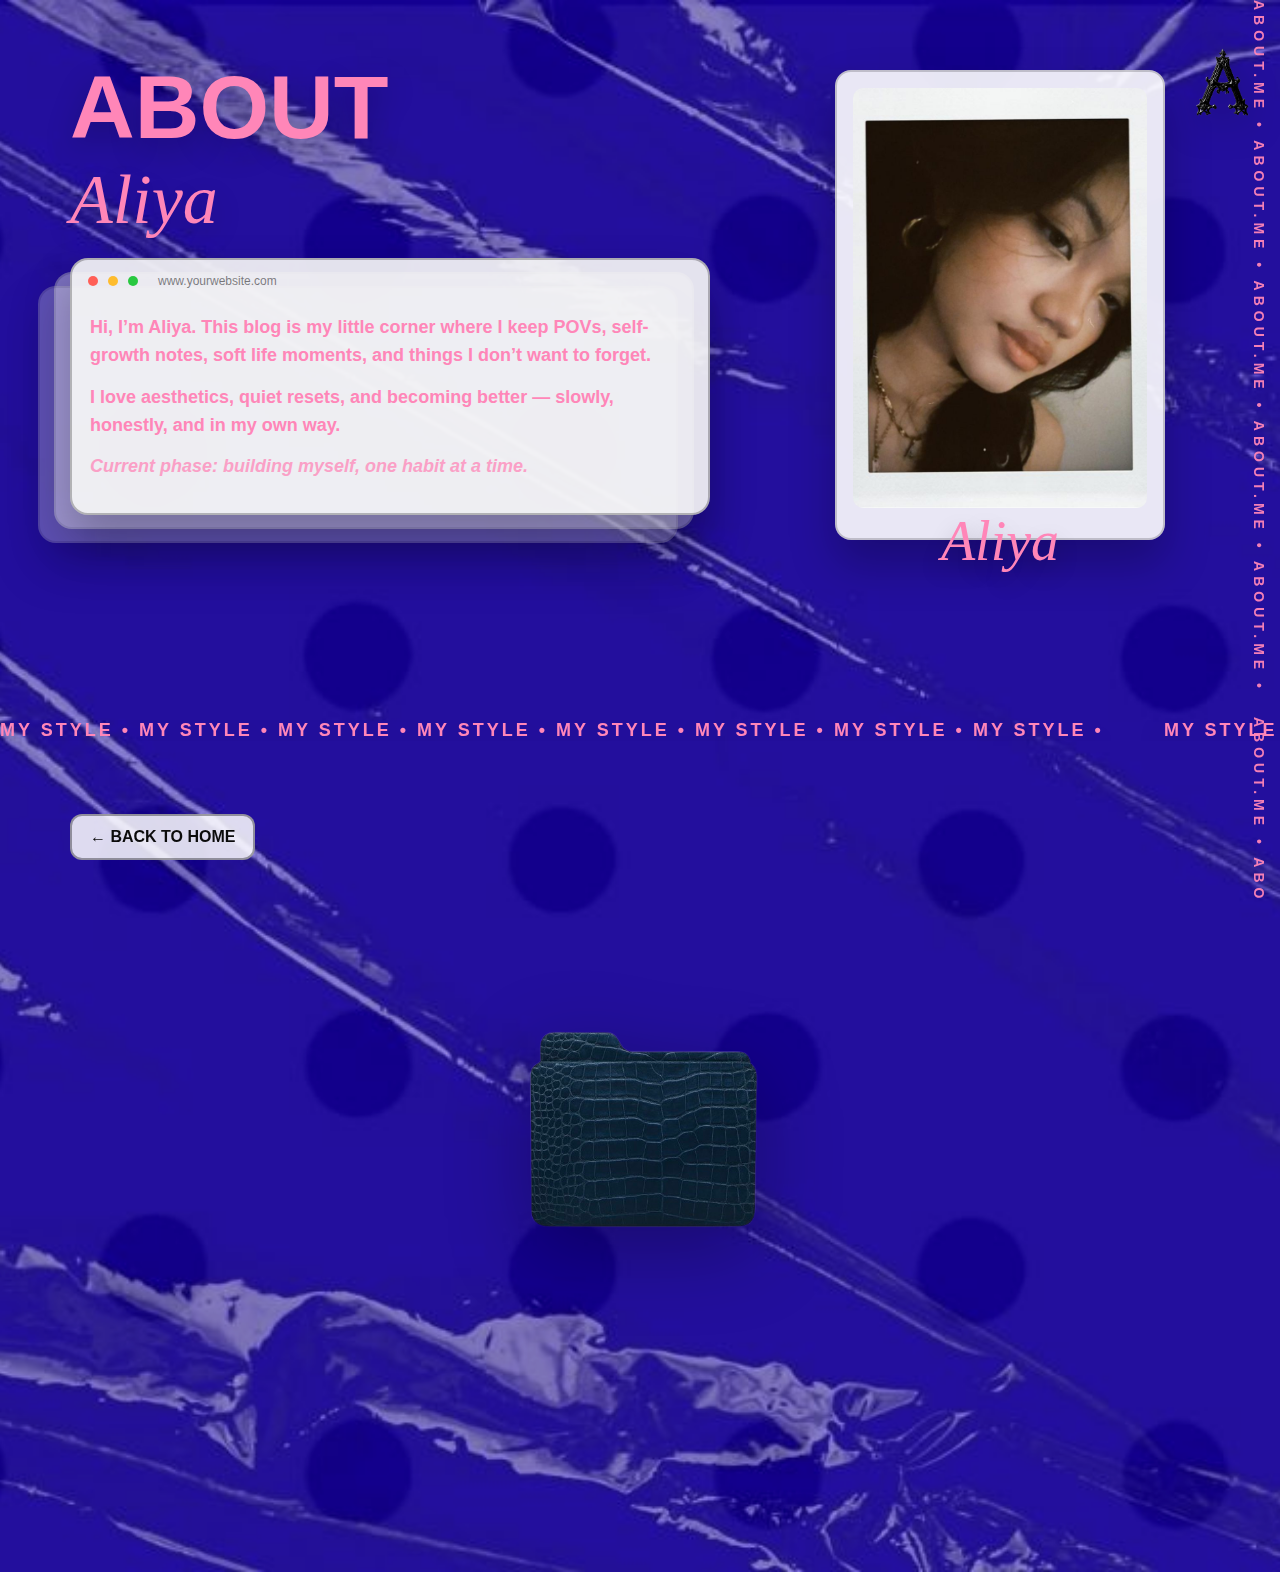
<file: aliya-blog-home-updated/about.html>
<!DOCTYPE html>
<html lang="en">
<head>
  <meta charset="UTF-8" />
  <meta name="viewport" content="width=device-width, initial-scale=1.0"/>
  <title>ALIYA — ABOUT</title>
  <link rel="stylesheet" href="about.css" />
</head>

<body class="about-body">
  <main class="about-page">

    <div class="about-overlay"></div>

    <!-- ABOUT ME rail (smooth infinite) -->
    <div class="about-rail" aria-hidden="true">
      <div class="about-rail-track">
        <div class="about-rail-line">ABOUT.ME • ABOUT.ME • ABOUT.ME • ABOUT.ME • ABOUT.ME •</div>
        <div class="about-rail-line">ABOUT.ME • ABOUT.ME • ABOUT.ME • ABOUT.ME • ABOUT.ME •</div>
      </div>
    </div>

    <a class="top-logo" href="index.html" aria-label="Home">
      <img src="assets/logo-a.png" alt="A logo">
    </a>

    <section class="about-content">
      <div class="about-layout">

        <!-- LEFT -->
        <div class="about-left">
          <h1 class="about-title">ABOUT</h1>
          <div class="about-sign">Aliya</div>

          <div class="browser-stack">
            <article class="win win-1">
              <div class="win-top">
                <span class="dot red"></span>
                <span class="dot yellow"></span>
                <span class="dot green"></span>
                <span class="url">www.yourwebsite.com</span>
              </div>

              <div class="win-body">
                <p>
                  Hi, I’m Aliya. This blog is my little corner where I keep POVs, self-growth notes,
                  soft life moments, and things I don’t want to forget.
                </p>

                <p>
                  I love aesthetics, quiet resets, and becoming better — slowly, honestly,
                  and in my own way.
                </p>

                <p class="muted">
                  Current phase: building myself, one habit at a time.
                </p>
              </div>
            </article>

            <div class="win win-ghost win-2"></div>
            <div class="win win-ghost win-3"></div>
          </div>
        </div>
        <!-- ✅ TUTUP about-left kat sini -->

        <!-- RIGHT -->
        <aside class="about-right">
          <div class="polaroid">
            <img src="assets/aliya.jpg" alt="Aliya portrait">
            <div class="polaroid-name">Aliya</div>
          </div>
        </aside>

      </div>
    </section>

    <!-- =========================
         MY STYLE SECTION
    ========================== -->
    <section class="style-section" id="my-style">
      <div class="style-marquee">
        <div class="style-marquee-track">
          <span>MY STYLE • MY STYLE • MY STYLE • MY STYLE • MY STYLE • MY STYLE • MY STYLE • MY STYLE •</span>
          <span>MY STYLE • MY STYLE • MY STYLE • MY STYLE • MY STYLE • MY STYLE • MY STYLE • MY STYLE •</span>
        </div>
      </div>

      <div class="style-stage">
        <div class="style-folder" aria-label="Folder">
          <img src="assets/folder.png" alt="folder">
          <div class="style-folder-label">MY-STYLE</div>
        </div>

        <!-- items -->
        <img class="style-item" data-key="bag"   src="assets/bag.png"   alt="bag"   data-x="-420" data-y="-140" data-r="-10" data-s="1.05">
        <img class="style-item" data-key="dress" src="assets/dress.png" alt="dress" data-x="-140" data-y="40"   data-r="-8"  data-s="1.00">
        <img class="style-item" data-key="shoes" src="assets/shoes.png" alt="shoes" data-x="-320" data-y="210"  data-r="-6"  data-s="1.00">
        <img class="style-item" data-key="pants" src="assets/pants.png" alt="pants" data-x="140"  data-y="140"  data-r="-12" data-s="1.00">
        <img class="style-item" data-key="shirt" src="assets/shirt.png" alt="shirt" data-x="0"    data-y="-200" data-r="6"   data-s="1.00">
        <img class="style-item" data-key="belt"  src="assets/belt.png"  alt="belt"  data-x="-60"  data-y="-140" data-r="-6"  data-s="0.95">
        <img class="style-item" data-key="skirt" src="assets/skirt.png" alt="skirt" data-x="420"  data-y="-40"  data-r="10"  data-s="1.00">
        <img class="style-item" data-key="hat"   src="assets/hat.png"   alt="hat"   data-x="360"  data-y="120"  data-r="12"  data-s="0.95">
        <img class="style-item" data-key="top"   src="assets/top.png"   alt="top"   data-x="0"    data-y="250"  data-r="8"   data-s="1.00">
        <img class="style-item" data-key="tank"  src="assets/tank.png"  alt="tank"  data-x="180"  data-y="240"  data-r="-8"  data-s="1.00">
        <img class="style-item" data-key="boots" src="assets/boots.png" alt="boots" data-x="360"  data-y="220"  data-r="10"  data-s="1.10">
      </div>
    </section>

    <!-- ✅ letak button SEKALI je -->
    <a class="back-home" href="index.html">← BACK TO HOME</a>

  </main>

  <script src="about.js" defer></script>
</body>
</html>
</file>
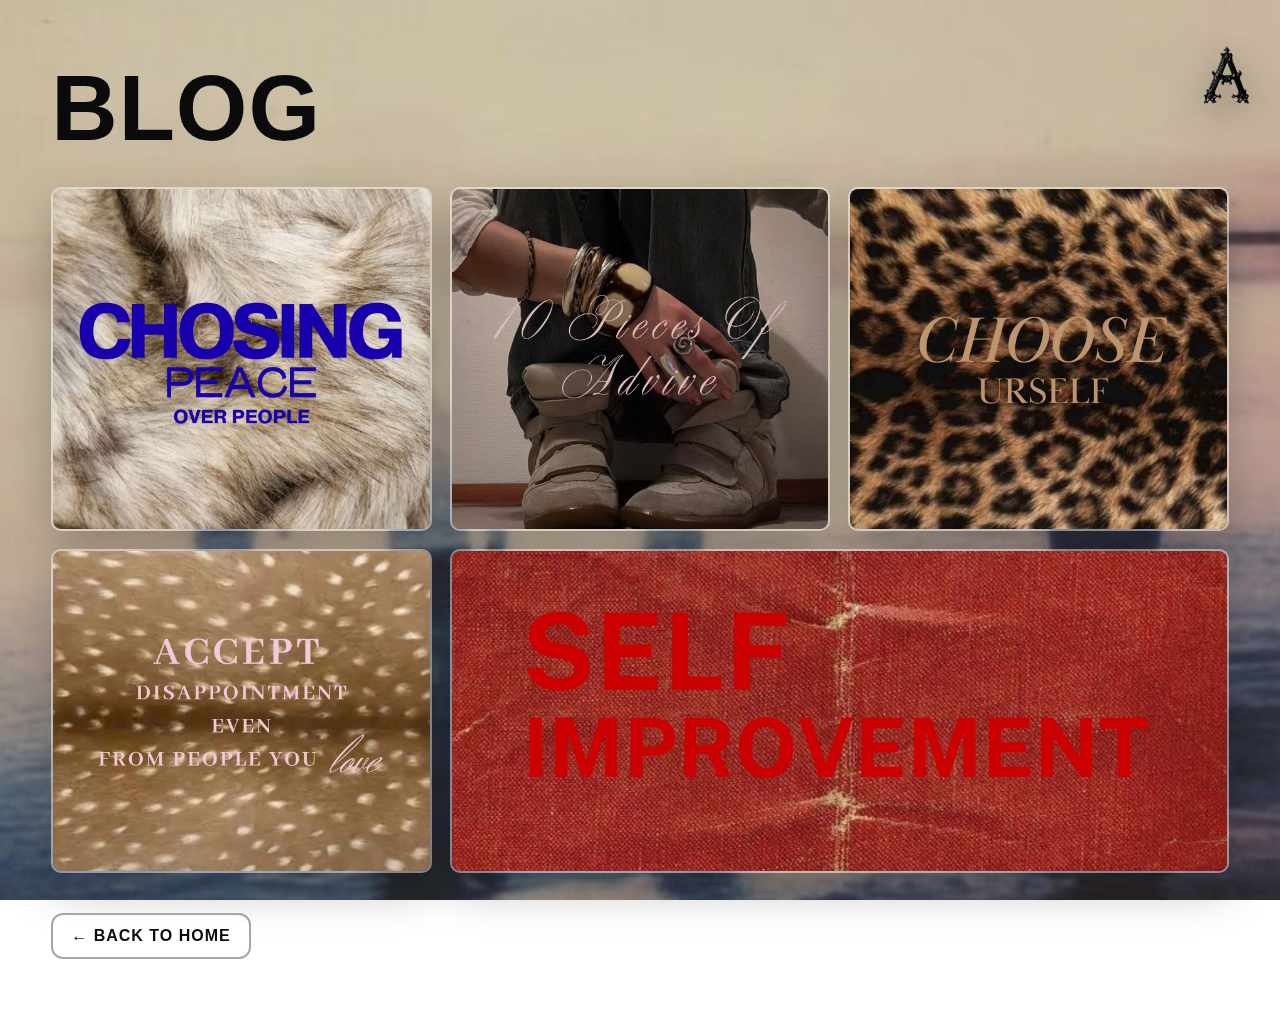
<file: aliya-blog-home-updated/blog.html>
<!DOCTYPE html>
<html lang="en">
<head>
  <meta charset="UTF-8" />
  <meta name="viewport" content="width=device-width, initial-scale=1.0"/>
  <title>ALIYA — BLOG</title>

  <link rel="stylesheet" href="blog.css">
</head>

<body class="blog-body">

  <!-- Top-right logo A -->
  <a class="top-logo" href="index.html" aria-label="Back to Home">
    <img src="assets/logo-a.png" alt="A logo">
  </a>

  <main class="blog-wrap">

    <!-- Title -->
    <header class="blog-header">
      <h1 class="blog-title">BLOG</h1>
    </header>

    <!-- Grid -->
    <section class="blog-grid" aria-label="Blog posts grid">

      <!-- Top row (3) -->
      <a class="card" href="post-choosing-peace.html">
        <img src="assets/blog/choosing-peace.jpg" alt="Choosing Peace Over People">
      </a>

      <a class="card" href="post-10pieces.html">
        <img src="assets/blog/10-pieces.jpg" alt="10 Pieces of Advice">
      </a>

      <a class="card" href="post-choose-yourself.html">
        <img src="assets/blog/choose-yourself.jpg" alt="Choose Yourself">
      </a>

      <!-- Bottom row (2) -->
      <a class="card" href="post-accept.html">
        <img src="assets/blog/accept.jpg" alt="Accept Disappointment">
      </a>

      <a class="card card-wide" href="post-self-improvement.html">
        <img src="assets/blog/self-improvement.jpg" alt="Self Improvement">
      </a>

    </section>

    <!-- Back home -->
    <footer class="blog-footer">
      <a class="back-home" href="index.html">← BACK TO HOME</a>
    </footer>

  </main>

</body>
</html>
</file>
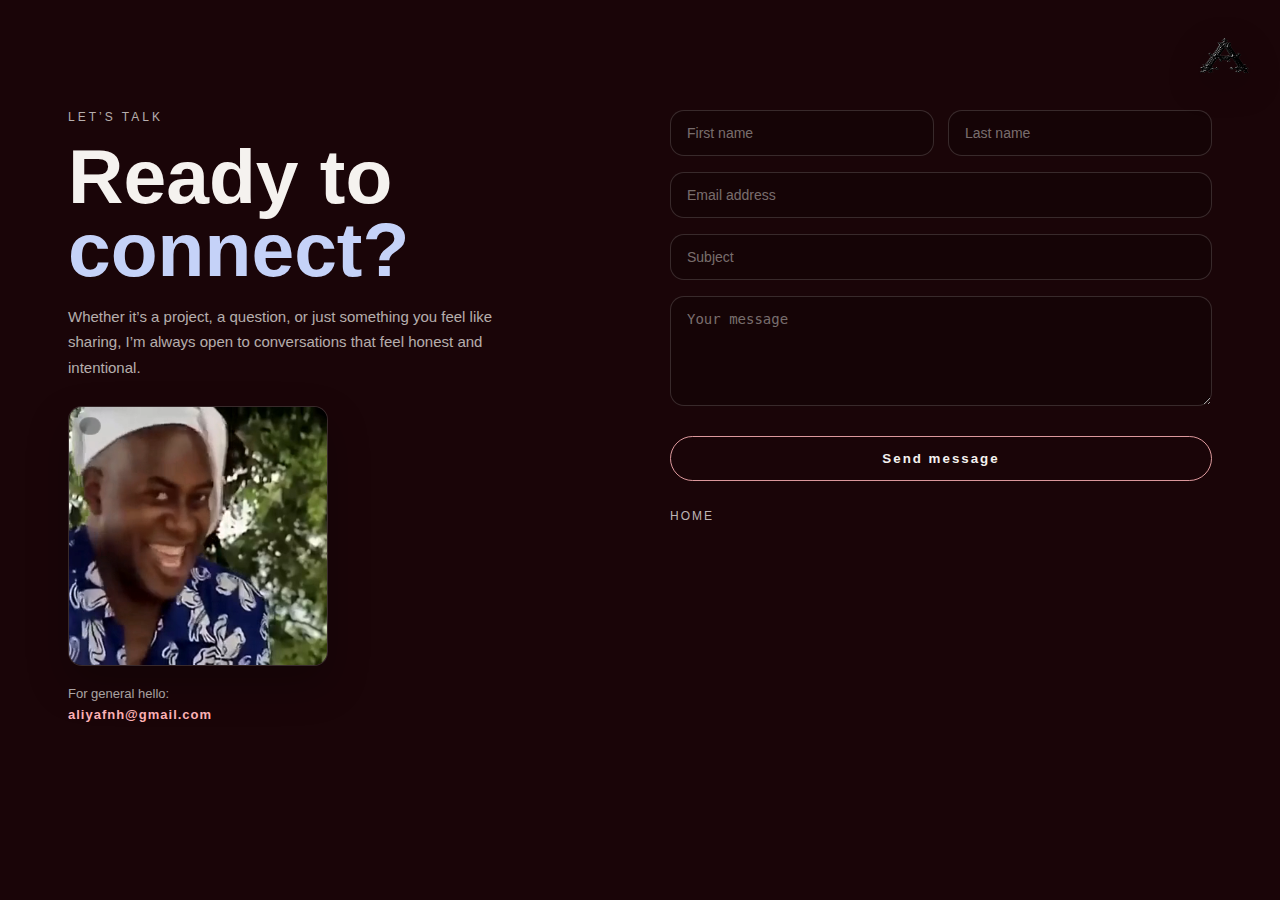
<file: aliya-blog-home-updated/contact.html>
<!DOCTYPE html>
<html lang="en">
<head>
  <meta charset="UTF-8" />
  <meta name="viewport" content="width=device-width, initial-scale=1.0"/>
  <title>Contact — Aliya</title>
  <link rel="stylesheet" href="contact.css" />
</head>

<body class="contact-body">

  <!-- top spinning logo -->
  <a class="top-logo" href="index.html" aria-label="Home">
    <img src="assets/logo-a.png" alt="A logo">
  </a>

  <main class="contact-wrap">

    <!-- LEFT -->
    <section class="contact-left">
      <p class="kicker">LET’S TALK</p>

      <h1 class="title">
        Ready to <br>
        <span>connect?</span>
      </h1>

      <p class="intro">
        Whether it’s a project, a question, or just something you feel like sharing,
        I’m always open to conversations that feel honest and intentional.
      </p>

      <!-- VIDEO VISUAL -->
      <div class="contact-visual" aria-label="Contact visual video">
        <video
          class="visual-video"
          src="assets/contact/contact-video.mp4"
          autoplay
          muted
          loop
          playsinline
          preload="auto"
        ></video>

        <!-- optional border label (boleh buang kalau taknak) -->
        <div class="visual-tag"></div>
      </div>

      <div class="contact-meta">
        <p>For general hello:</p>
        <a href="mailto:aliyafnh@gmail.com">aliyafnh@gmail.com</a>
      </div>
    </section>

    <!-- RIGHT -->
    <section class="contact-right">
      <form class="contact-form">

        <div class="field two">
          <input type="text" placeholder="First name" required>
          <input type="text" placeholder="Last name">
        </div>

        <div class="field">
          <input type="email" placeholder="Email address" required>
        </div>

        <div class="field">
          <input type="text" placeholder="Subject">
        </div>

        <div class="field">
          <textarea rows="5" placeholder="Your message" required></textarea>
        </div>

        <button type="submit" class="submit-btn">
          Send message
        </button>

      </form>

      <div class="back-links">
        
        <a href="index.html">Home</a>
      </div>
    </section>

  </main>

</body>
</html>
</file>
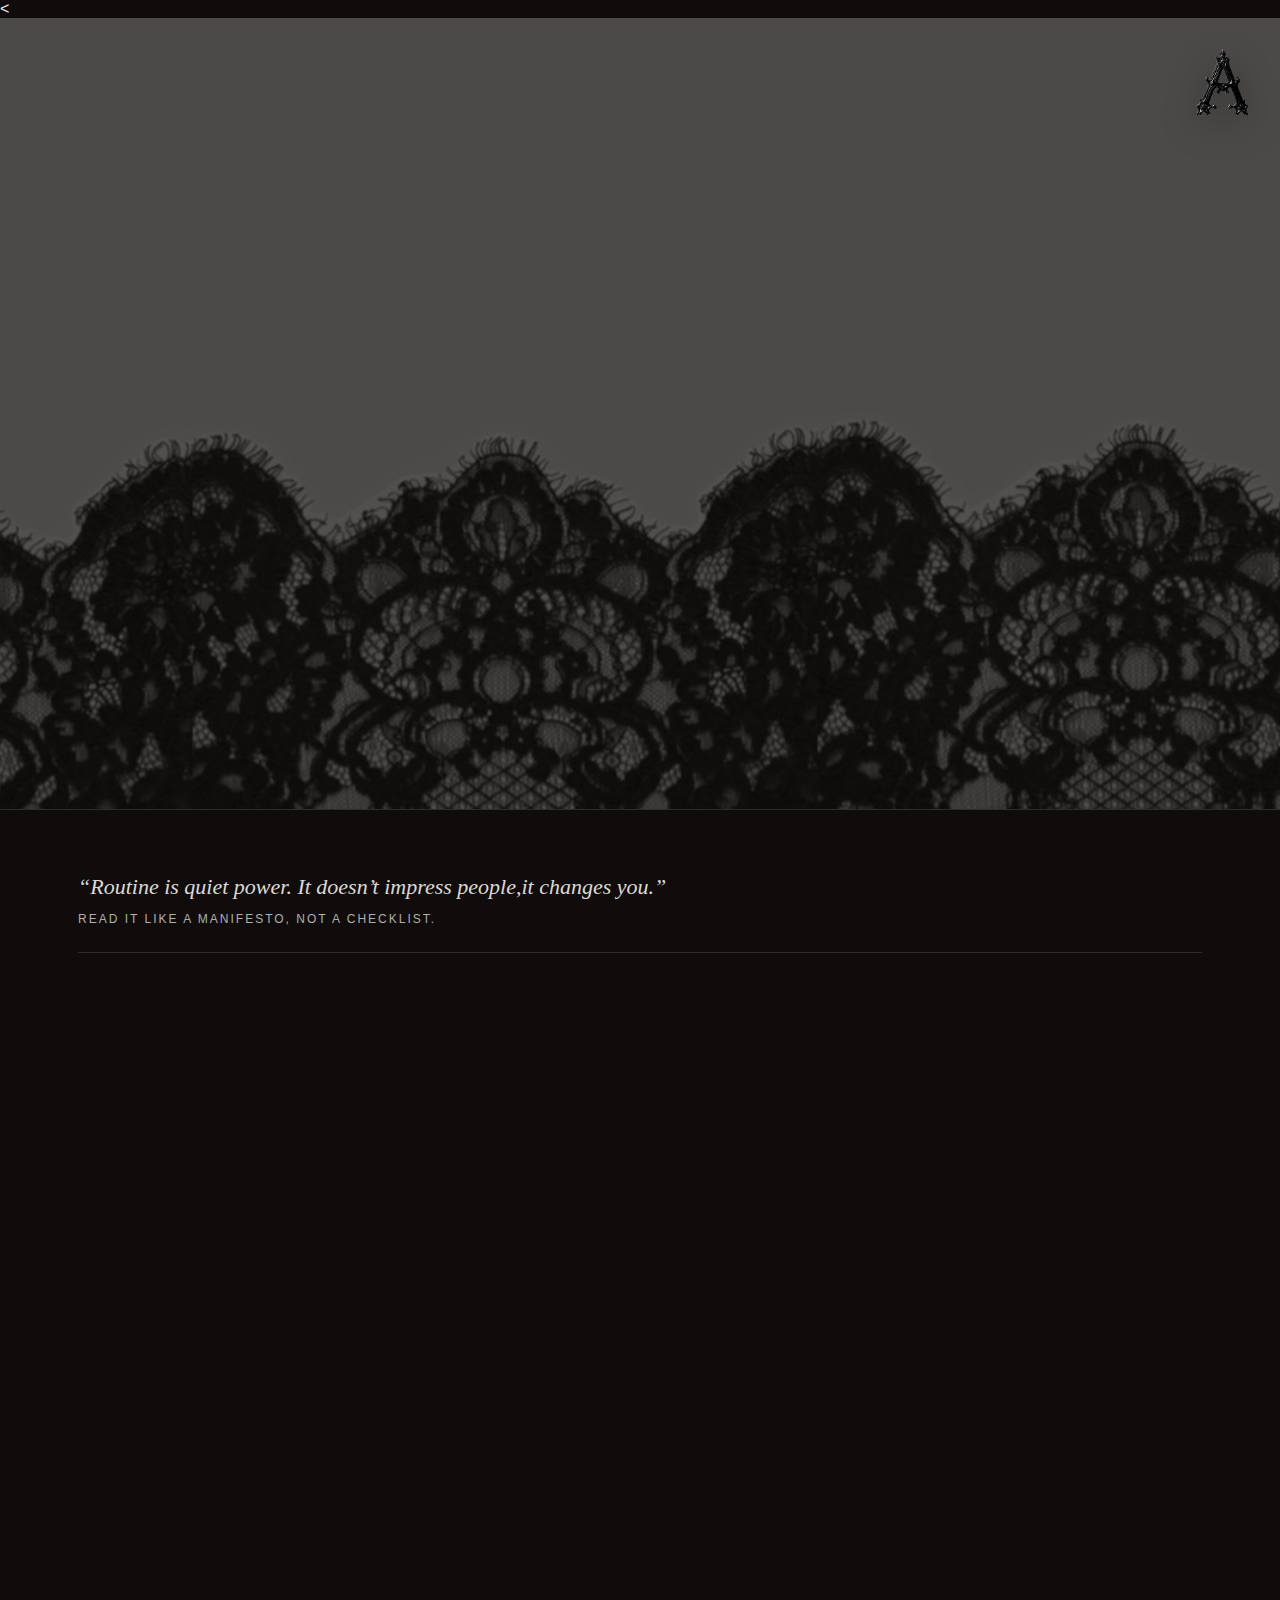
<file: aliya-blog-home-updated/post-10pieces.html>
<<!DOCTYPE html>
<html lang="en">
<head>
  <meta charset="UTF-8" />
  <meta name="viewport" content="width=device-width, initial-scale=1.0" />
  <title>10 Pieces of Advice — Aliya</title>
  <link rel="stylesheet" href="post-10pieces.css" />
</head>

<body class="post-body">

  <!-- top right spinning A -->
  <a class="top-logo" href="index.html" aria-label="Home">
    <img src="assets/logo-a.png" alt="A logo">
  </a>

  <!-- HERO -->
  <header class="hero" aria-label="Post hero">
    <img class="hero-media" src="assets/posts/10pieces-hero.jpg" alt="10 pieces hero">
    <div class="hero-overlay" aria-hidden="true"></div>

    <div class="hero-inner">
      <div class="kicker reveal">SELF GROWTH • NOTES • REAL LIFE</div>

      <h1 class="post-title reveal delay-1">
        <span class="accent">10</span> PIECES<br>OF ADVICE
      </h1>

      <p class="subtitle reveal delay-2">
        I used to collect advice like quotes pretty, fast, and forgettable.
        But the best advice isn’t the loudest. It’s the kind that stays with you
        when nobody is watching. These are ten things I wish I listened to earlier,
        not because they make life perfect, but because they make it calmer, clearer,
        and more mine.
      </p>

      <div class="meta reveal delay-3">
        <span>By Aliya</span>
        <span class="dot">•</span>
        <span>23.4.2025</span>
        
      </div>
    </div>
  </header>

  <!-- MAIN -->
  <main class="wrap">

    <section class="strip">
      <p class="strip-quote">
        “Routine is quiet power. It doesn’t impress people,it changes you.”
      </p>
      <p class="strip-note">
        Read it like a manifesto, not a checklist.
      </p>
    </section>

    <section class="layout">

      <!-- LEFT -->
      <section class="stack" aria-label="Advice list">

        <article class="advice reveal">
          <div class="no">01</div>
          <h2 class="h2">Stop explaining yourself to people who already decided.</h2>
          <p class="p">
            If someone is committed to misunderstanding you, no amount of clarity will save it.
            Peace starts when you stop bleeding for “being understood”.
          </p>
          <div class="rule"></div>
        </article>

        <article class="advice reveal">
          <div class="no">02</div>
          <h2 class="h2">Choose routines that respect the version of you you’re building.</h2>
          <p class="p">
            Motivation is cute, but routine is what changes you. Pick small habits that don’t require a dramatic mood,
            just a quiet decision. Your life is shaped by what you repeat, not what you plan.
          </p>
          <div class="rule"></div>
        </article>

        <article class="advice reveal">
          <div class="no">03</div>
          <h2 class="h2">Soft doesn’t mean weak. It means controlled.</h2>
          <p class="p">
            Being gentle isn’t losing. It’s choosing not to become the chaos that hurt you.
          </p>
          <div class="rule"></div>
        </article>

        <article class="advice reveal">
          <div class="no">04</div>
          <h2 class="h2">If it costs your peace, it’s too expensive.</h2>
          <p class="p">
            Even if it’s “love”. Even if it’s “family”. Even if it’s familiar. Protecting your nervous system is a flex.
          </p>
          <div class="rule"></div>
        </article>

        <article class="advice reveal">
          <div class="no">05</div>
          <h2 class="h2">Your future needs boundaries more than it needs apologies.</h2>
          <p class="p">
            Say “no” earlier. Leave sooner. Stop negotiating with patterns that keep repeating.
          </p>
          <div class="rule"></div>
        </article>

        <article class="advice reveal">
          <div class="no">06</div>
          <h2 class="h2">Don’t romanticize potential. Watch behavior.</h2>
          <p class="p">
            Potential is a story you tell yourself. Behavior is the reality you live in.
          </p>
          <div class="rule"></div>
        </article>

        <article class="advice reveal">
          <div class="no">07</div>
          <h2 class="h2">Stop waiting for closure from people who benefit from confusion.</h2>
          <p class="p">
            Closure is something you give yourself when you finally accept the truth:
            they won’t change because they don’t have to.
          </p>
          <div class="rule"></div>
        </article>

        <article class="advice reveal">
          <div class="no">08</div>
          <h2 class="h2">Discipline is self-respect in action.</h2>
          <p class="p">
            Not punishment. Not hustle. Just keeping your promises to yourself even when nobody claps.
          </p>
          <div class="rule"></div>
        </article>

        <article class="advice reveal">
          <div class="no">09</div>
          <h2 class="h2">Be alone until it feels peaceful, not lonely.</h2>
          <p class="p">
            Learn your own rhythm. Your standards. Your silence. Then you won’t beg for noise just to feel chosen.
          </p>
          <div class="rule"></div>
        </article>

        <article class="advice reveal">
          <div class="no">10</div>
          <h2 class="h2">Make your life smaller on purpose,then make it better.</h2>
          <p class="p">
            Less drama. Less performing. Less explaining. More depth, more meaning, more you.
          </p>
        </article>

        <!-- END CTA -->
        <section class="end reveal">
          <p class="end-line">Keep it simple. Keep it honest. Keep it yours.</p>

          <div class="end-actions">
            <a class="nav-btn" href="blog.html">← Back to Blog</a>
            <a class="nav-btn" href="index.html">Home</a>
          </div>
        </section>

      </section>

      <!-- RIGHT -->
      <aside class="side" aria-label="Side notes">
        <div class="side-card reveal delay-2">
          <div class="side-label">Quick notes</div>

          <img class="side-img" src="assets/posts/10pieces-side.jpg" alt="Side image">

          <ul class="side-list">
            <li>Peace is a practice, not a personality.</li>
            <li>Consistency beats intensity.</li>
            <li>Boundaries make love cleaner.</li>
          </ul>
        </div>
      </aside>

    </section>
  </main>

</body>
</html>
</file>
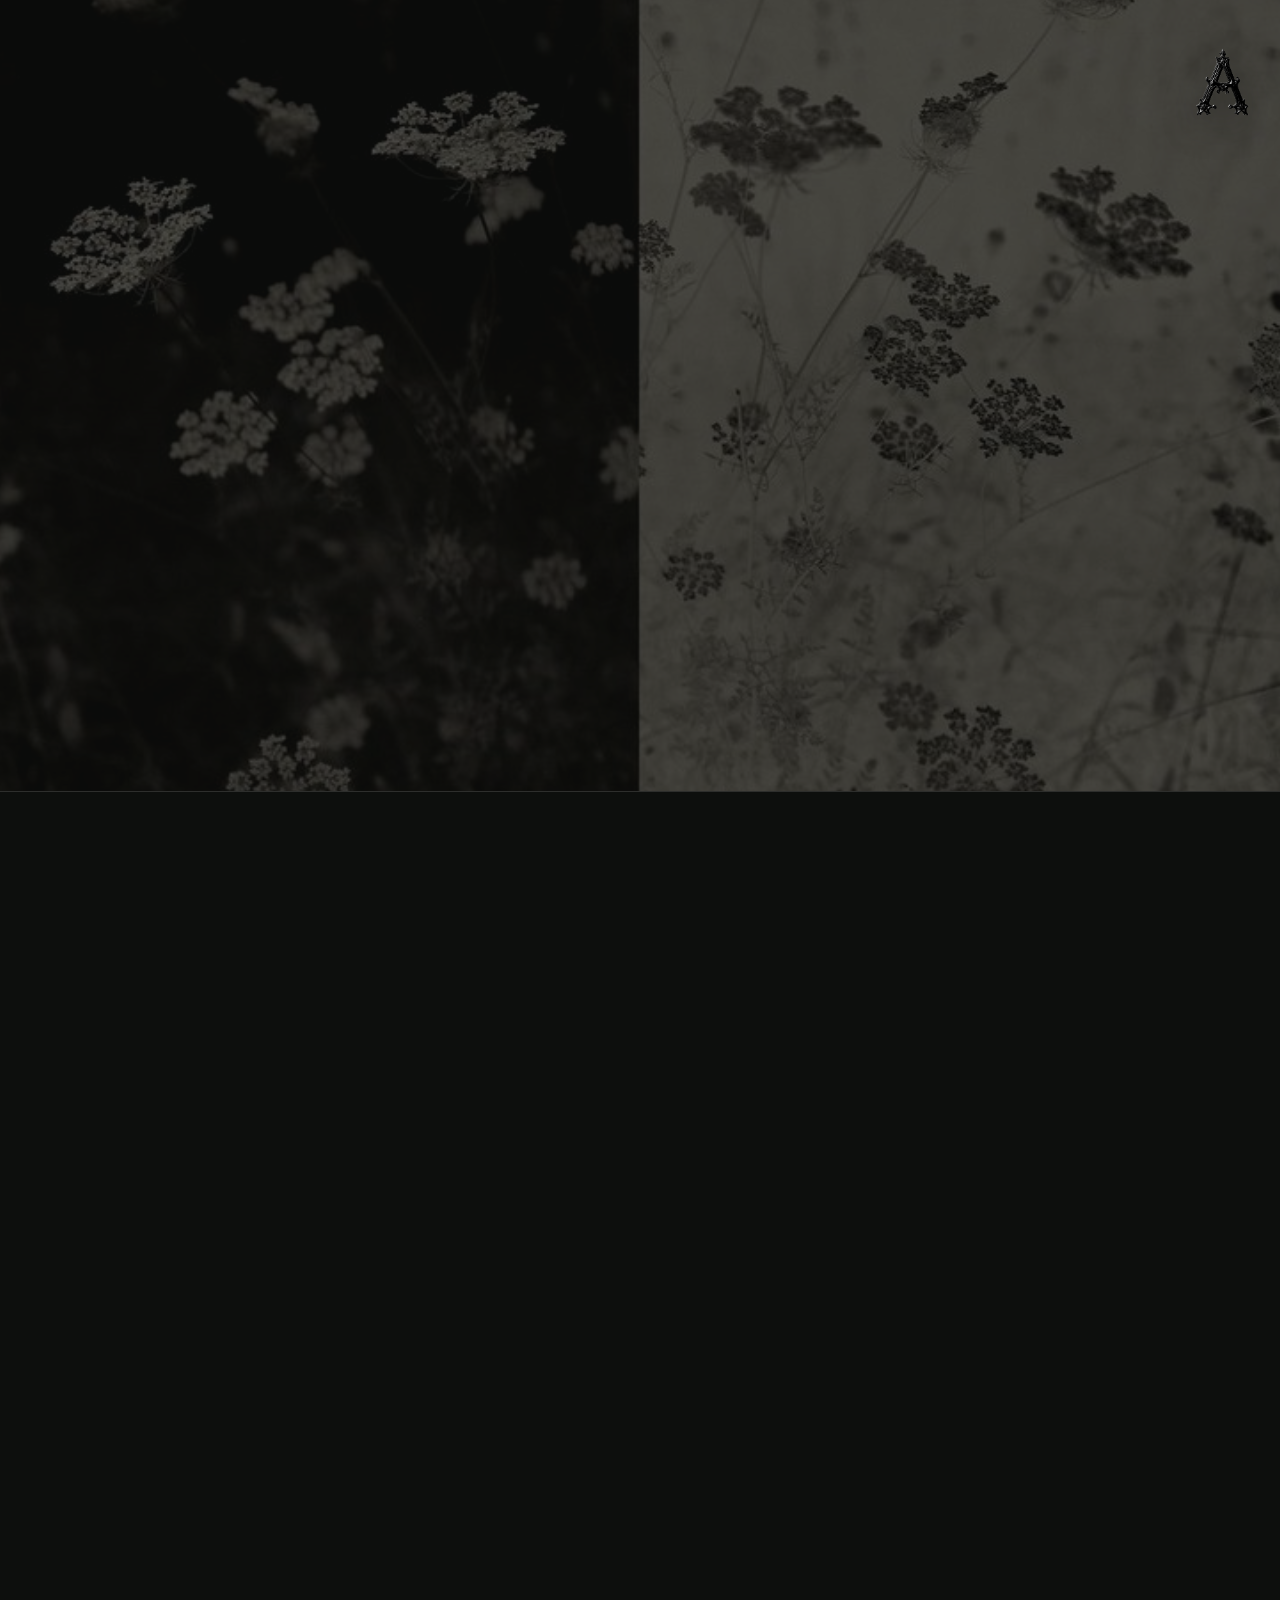
<file: aliya-blog-home-updated/post-accept.html>
<!DOCTYPE html>
<html lang="en">
<head>
  <meta charset="UTF-8" />
  <meta name="viewport" content="width=device-width, initial-scale=1.0" />
  <title>Accept Disappointment — Aliya</title>
  <link rel="stylesheet" href="post-accept.css" />
</head>

<body class="post-body">

  <!-- top right spinning A -->
  <a class="top-logo" href="index.html" aria-label="Home">
    <img src="assets/logo-a.png" alt="A logo">
  </a>

  <!-- HERO -->
<header class="hero" aria-label="Post hero">
    <!-- tukar gambar hero kat sini -->
    <img class="hero-media" src="assets/posts/accept-hero.jpg" alt="Accept disappointment hero">

    <!-- solid overlay (no gradient) -->
    <div class="hero-overlay" aria-hidden="true"></div>

    <div class="hero-inner">
      <div class="kicker reveal">SELF GROWTH • BOUNDARIES • REAL LIFE</div>

      <h1 class="post-title reveal delay-1">
        ACCEPT<br>
        <span>DISAPPOINTMENT</span>
      </h1>

      <p class="subtitle reveal delay-2">
        Teach your heart to accept disappointment even from the people you love.
      </p>

      <div class="meta reveal delay-3">
        <span>By Aliya</span>
        <span class="dot">•</span>
        <span>29.10.2025</span>
       
      </div>
    </div>
  </header>

  <!-- MAIN -->
  <main class="wrap">

    <!-- intro strip -->
    <section class="strip reveal">
      <p class="strip-quote">
      “Sometimes love is real,&nbsp; and disappointment is still real too.”</p>
      <p class="strip-note">
        A reminder that expectations are human. So are mistakes.
      </p>
    </section>

    <!-- layout -->
    <section class="layout">

      <!-- LEFT -->
      <article class="story" aria-label="Post content">

        <section class="block reveal">
          <h2 class="h2">Where this thought started</h2>
          <p class="p">
            I once read a line that stayed with me longer than I expected:
            <span class="em">“Teach your heart to accept disappointment even from people you love.”</span>
          And it hit me in a quiet way,&nbsp; not dramatic, just true. </p>
          <p class="p">
            Because disappointment doesn’t always come from strangers or enemies.
            Sometimes it comes from people who actually care about you,&nbsp; people who mean well,
          people you love, people who love you back. </p>
        </section>

        <section class="block reveal">
          <h2 class="h2">Expectations vs reality</h2>
          <p class="p">
            I think a lot of disappointment happens when reality refuses to match the version we rehearsed in our heads.
            The outcome we imagined. The effort we expected. The response we thought was “obvious.”
          </p>
          <p class="p">
            But the truth is: they’re human. And I’m human too.
            Love doesn’t magically delete miscommunication. It doesn’t remove blind spots.
            It doesn’t guarantee that people will always show up the way we want them to.
          </p>

          <div class="pull reveal">
            <p>
              Disappointment doesn’t always mean they don’t love you.
              Sometimes it means they’re limited, and you’re learning.
            </p>
          </div>
        </section>

        <section class="block reveal">
          <h2 class="h2">The shift that helped me</h2>
          <p class="p">
            I had a moment where something didn’t happen the way I wanted,&nbsp; not the way I expected ,and I felt that familiar heaviness. But when I sat with it, I realized: <span class="em">not everything will unfold exactly the way I pictured it.</span>
          </p>
          <p class="p">
            And that sentence didn’t make me “okay” instantly ,it just made me calmer.
            It helped me stop fighting reality and start meeting it.
          </p>
        </section>

        <section class="block reveal">
          <h2 class="h2">If you’re disappointed right now</h2>
          <p class="p">
            If you’re feeling disappointed  by a partner, a colleague, a friend, or even family ,I just want you to know: it’s okay.
          </p>
          <p class="p">
            You don’t have to pretend it didn’t hurt. You also don’t have to turn it into a war.
            Sometimes the strongest thing you can do is accept what happened,
            take your lesson, and move with patience.
          </p>
          <p class="p">
            I’m not saying I’m naturally patient ,I’m not. But I’m learning
            and maybe sharing this helps you learn too.
          </p>
        </section>

        <section class="end reveal">
          <p class="end-line">Acceptance is not weakness, it’s emotional maturity.</p>

          <div class="end-actions">
            <a class="nav-btn" href="blog.html">← Back to Blog</a>
            <a class="nav-btn" href="index.html">Home</a>
          </div>
        </section>

      </article>

      <!-- RIGHT -->
      <aside class="side" aria-label="Side notes">
        <div class="side-card reveal delay-2">
          <div class="side-label">Quick notes</div>

          <!-- optional side image -->
          <img class="side-img" src="assets/posts/accept-side.jpg" alt="Side image">

          <ul class="side-list">
            <li>Disappointment is information.</li>
            <li>Love doesn’t cancel human limits.</li>
            <li>Expectations need communication.</li>
          </ul>

          <div class="side-mini">
            <span class="chip">Boundaries</span>
            <span class="chip">Healing</span>
            <span class="chip">Real life</span>
          </div>
        </div>
      </aside>

    </section>
  </main>

</body>
</html>
</file>
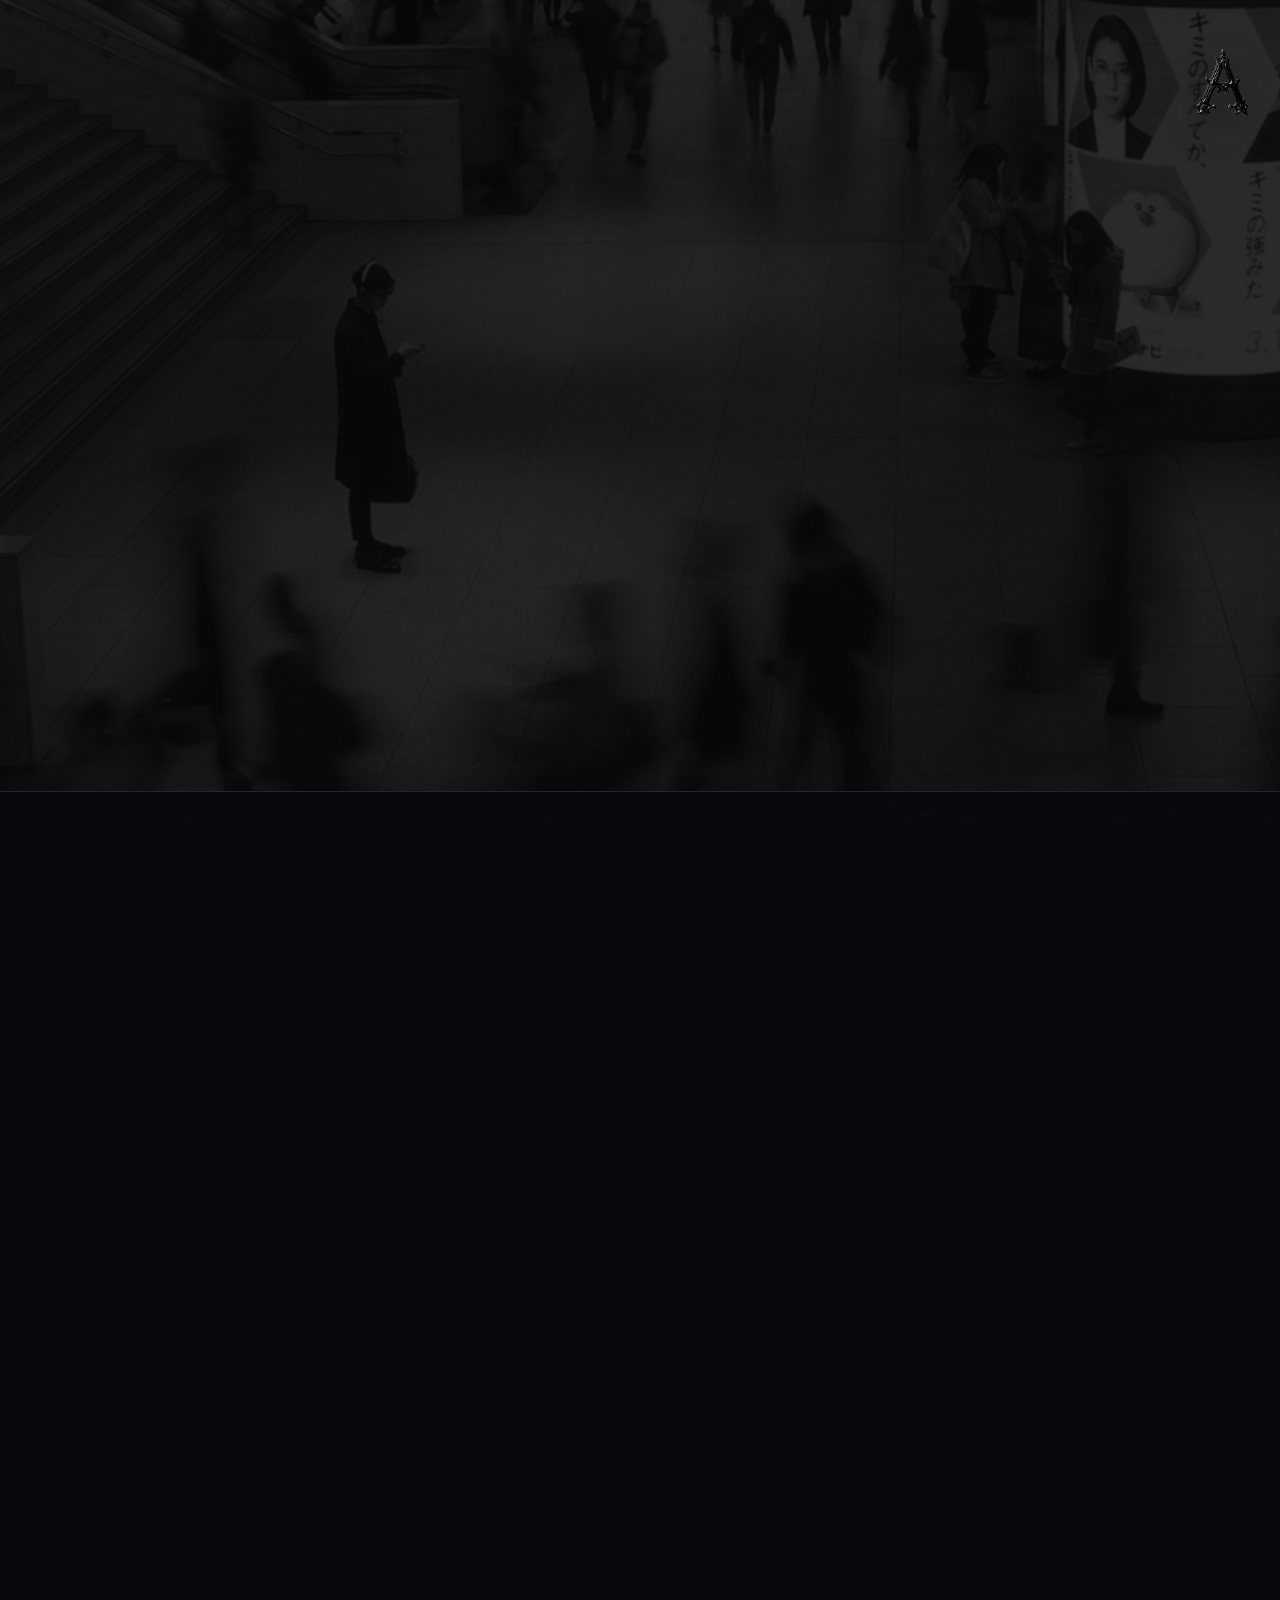
<file: aliya-blog-home-updated/post-choose-yourself.html>
<!DOCTYPE html>
<html lang="en">
<head>
  <meta charset="UTF-8" />
  <meta name="viewport" content="width=device-width, initial-scale=1.0" />
  <title>Choose Yourself — Aliya</title>
  <link rel="stylesheet" href="post-choose-yourself.css" />
</head>

<body class="post-body">

  <!-- top right spinning A -->
  <a class="top-logo" href="index.html" aria-label="Home">
    <img src="assets/logo-a.png" alt="A logo">
  </a>

  <!-- HERO -->
  <header class="hero" aria-label="Post hero">
    <img class="hero-media" src="assets/posts/choose-yourself-hero.jpg" alt="Choose Yourself hero">
    <div class="hero-overlay" aria-hidden="true"></div>

    <div class="hero-inner">
      <div class="kicker reveal">SELF GROWTH • BOUNDARIES • REAL LIFE</div>

      <h1 class="post-title reveal delay-1">
        <span class="accent">CHOOSE</span><br>
        YOURSELF
      </h1>

      <p class="subtitle reveal delay-2">
        Choosing yourself isn’t selfish. It’s the moment you stop abandoning yourself to keep others comfortable.
      </p>

      <div class="meta reveal delay-3">
        <span>By Aliya</span>
        <span class="dot">•</span>
        <span>1.1.2026</span>
      
      </div>
    </div>
  </header>

  <!-- MAIN -->
  <main class="wrap">

    <!-- intro strip -->
    <section class="strip reveal">
      <p class="strip-quote">
        “The softest flex is staying loyal to yourself.”
      </p>
      <p class="strip-note">
        Read it slowly. Let it land.
      </p>
    </section>

    <!-- layout -->
    <section class="layout">

      <!-- LEFT column -->
      <section class="stack" aria-label="Post content">

        <article class="card reveal">
          <div class="card-top">
            <div class="tag">THE SHIFT</div>
          </div>

          <h2 class="h2">The day I stopped negotiating my needs</h2>
          <p class="p">
            I used to call self-abandonment “being easy to love”.
            I used to soften my boundaries so nobody would feel guilty.
            But peace doesn’t come from being low-maintenance. It comes from being honest.
          </p>

          <div class="pull">
            <p>Choosing yourself is choosing the version of you that survives long-term.</p>
          </div>

          <p class="p">
            The truth is: when you keep shrinking, people don’t learn to respect you,
            they just learn what you’ll tolerate.
          </p>

          <div class="rule"></div>

          <div class="mini-grid">
            <div class="mini">
              <div class="mini-title">I stopped</div>
              <p>over-explaining.</p>
            </div>
            <div class="mini">
              <div class="mini-title">I started</div>
              <p>choosing clarity.</p>
            </div>
            <div class="mini">
              <div class="mini-title">I kept</div>
              <p>my peace.</p>
            </div>
          </div>
        </article>

        <article class="card reveal">
          <div class="card-top">
            <div class="tag">BOUNDARIES</div>
          </div>

          <h2 class="h2">What choosing myself looked like</h2>
          <ul class="list">
            <li>Saying “no” without adding a paragraph.</li>
            <li>Leaving when the pattern repeats, not when it becomes unbearable.</li>
            <li>Not chasing closure from people who enjoy confusion.</li>
            <li>Being consistent with my standards, even when I miss them.</li>
          </ul>

          <div class="rule"></div>

          <p class="p soft">
            It wasn’t dramatic. It was quiet. And that’s how I knew it was real.
          </p>
        </article>

        <section class="end reveal">
          <p class="end-line">You can love people and still choose yourself first.</p>
          <div class="end-actions">
            <a class="nav-btn" href="blog.html">← Back to Blog</a>
            <a class="nav-btn" href="index.html">Home</a>
          </div>
        </section>

      </section>

      <!-- RIGHT column -->
      <aside class="side" aria-label="Side notes">
        <div class="side-card reveal delay-2">
          <div class="side-label">Quick notes</div>

          <!-- optional image: buang kalau taknak -->
          <img class="side-img" src="assets/posts/choose-yourself-side.jpg" alt="Side image">

          <ul class="side-list">
            <li>You teach people how to treat you, what you allow.</li>
            <li>Soft doesn’t mean available.</li>
            <li>Peace is a boundary you protect daily.</li>
          </ul>
        </div>
      </aside>

    </section>
  </main>

</body>
</html>
</file>
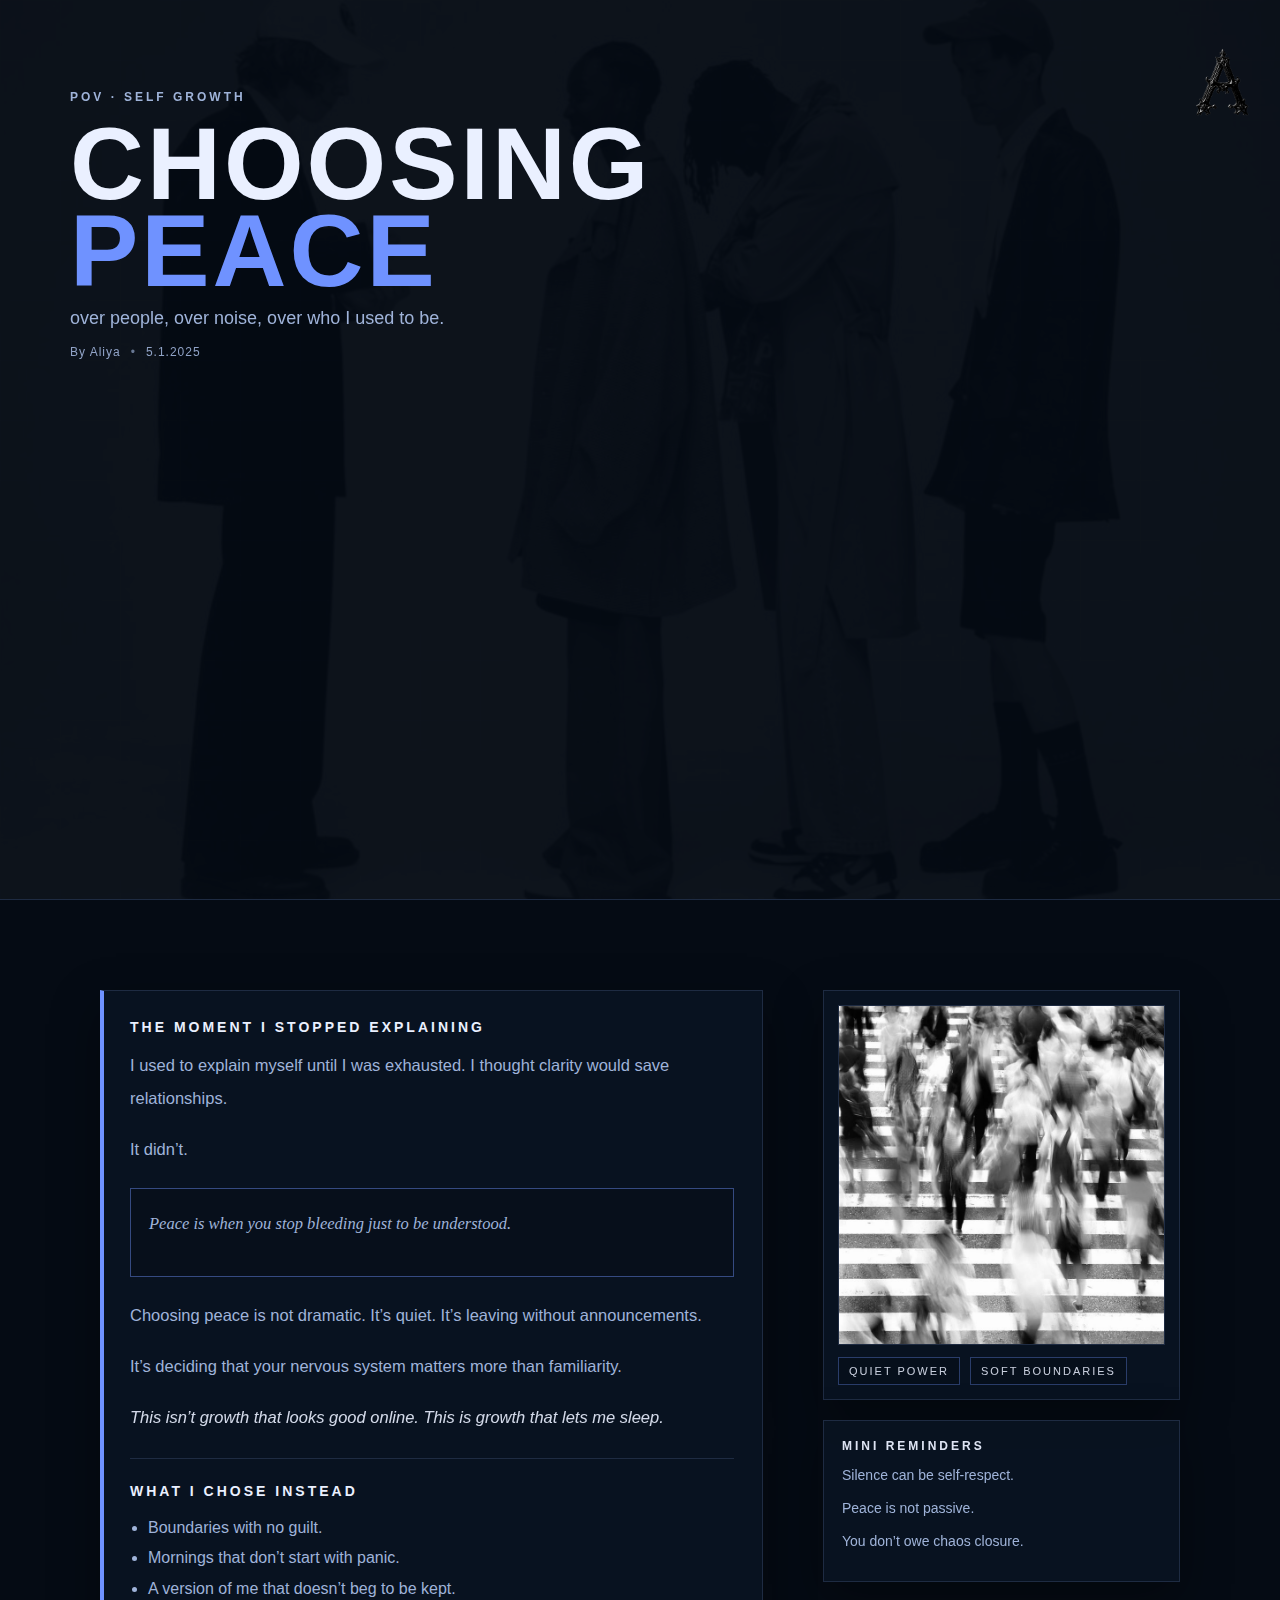
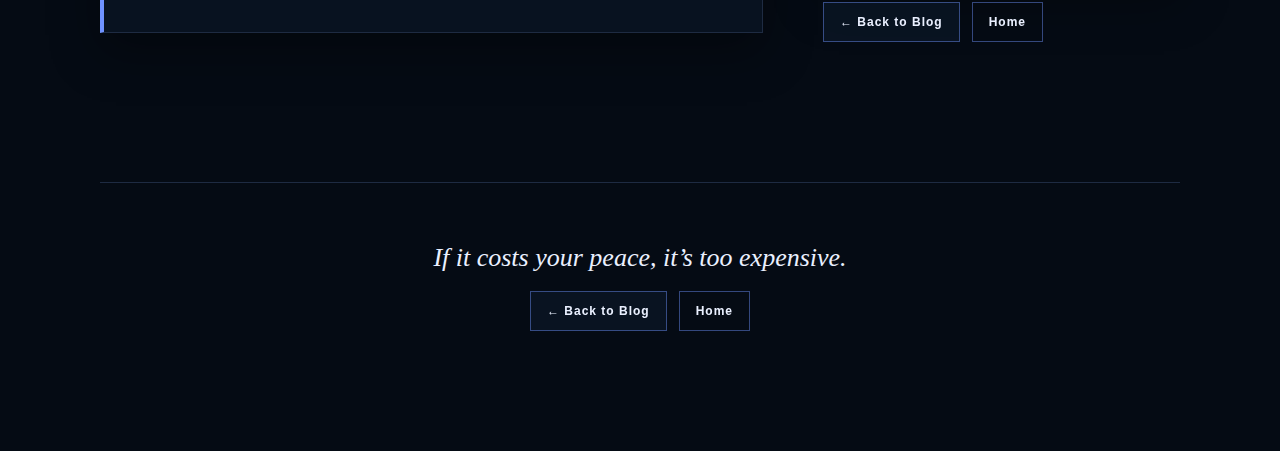
<file: aliya-blog-home-updated/post-choosing-peace.html>
<!DOCTYPE html>
<html lang="en">
<head>
  <meta charset="UTF-8" />
  <meta name="viewport" content="width=device-width, initial-scale=1.0"/>
  <title>Choosing Peace — Aliya</title>
  <link rel="stylesheet" href="post-choosing-peace.css" />
</head>

<body class="post-body">

  <!-- top right spinning A -->
  <a class="top-logo" href="index.html" aria-label="Home">
    <img src="assets/logo-a.png" alt="A logo">
  </a>

  <!-- HERO -->
  <header class="post-hero">
    <img class="hero-bg" src="assets/posts/choosing-peace-hero.jpg" alt="Choosing Peace hero">

    <!-- dark overlay -->
    <div class="hero-overlay"></div>

    <!-- subtle grid texture -->
    <div class="hero-grid" aria-hidden="true"></div>

    <div class="hero-inner">
      <div class="hero-kicker">POV · SELF GROWTH</div>

      <h1 class="hero-title">
        CHOOSING<br><span>PEACE</span>
      </h1>

      <p class="hero-subtitle">over people, over noise, over who I used to be.</p>

      <div class="hero-meta">
        <span>By Aliya</span>
        <span class="dot">•</span>
        <span>5.1.2025</span>
        
      </div>
    </div>
  </header>

  <!-- MAIN -->
  <main class="wrap">

    <!-- big editorial rail -->
    <div class="rail" aria-hidden="true">
      <div class="rail-text">CHOOSING PEACE</div>
    </div>

    <section class="layout">

      <!-- LEFT (story) -->
      <article class="story card">
        <h2 class="h2">The moment I stopped explaining</h2>

        <p>
          I used to explain myself until I was exhausted.
          I thought clarity would save relationships.
        </p>

        <p>It didn’t.</p>

        <div class="pull">
          <p>Peace is when you stop bleeding just to be understood.</p>
        </div>

        <p>
          Choosing peace is not dramatic.
          It’s quiet. It’s leaving without announcements.
        </p>

        <p>
          It’s deciding that your nervous system matters more than familiarity.
        </p>

        <p class="soft">
          This isn’t growth that looks good online.
          This is growth that lets me sleep.
        </p>

        <div class="divider"></div>

        <h2 class="h2">What I chose instead</h2>
        <ul class="list">
          <li>Boundaries with no guilt.</li>
          <li>Mornings that don’t start with panic.</li>
          <li>A version of me that doesn’t beg to be kept.</li>
        </ul>
      </article>

      <!-- RIGHT (side) -->
      <aside class="side">

        <div class="card media">
          <img src="assets/posts/choosing-peace-side.jpg" alt="Side image">
          <div class="media-cap">
            <span class="tag">quiet power</span>
            <span class="tag">soft boundaries</span>
          </div>
        </div>

        <div class="card note">
          <div class="note-title">Mini reminders</div>
          <p>Silence can be self-respect.</p>
          <p>Peace is not passive.</p>
          <p>You don’t owe chaos closure.</p>
        </div>

        <div class="actions">
          <a class="btn" href="blog.html">← Back to Blog</a>
          <a class="btn ghost" href="index.html">Home</a>
        </div>

      </aside>

    </section>

    <section class="end">
      <p class="end-quote">If it costs your peace, it’s too expensive.</p>

      <div class="actions center">
        <a class="btn" href="blog.html">← Back to Blog</a>
        <a class="btn ghost" href="index.html">Home</a>
      </div>
    </section>

  </main>

</body>
</html>
</file>
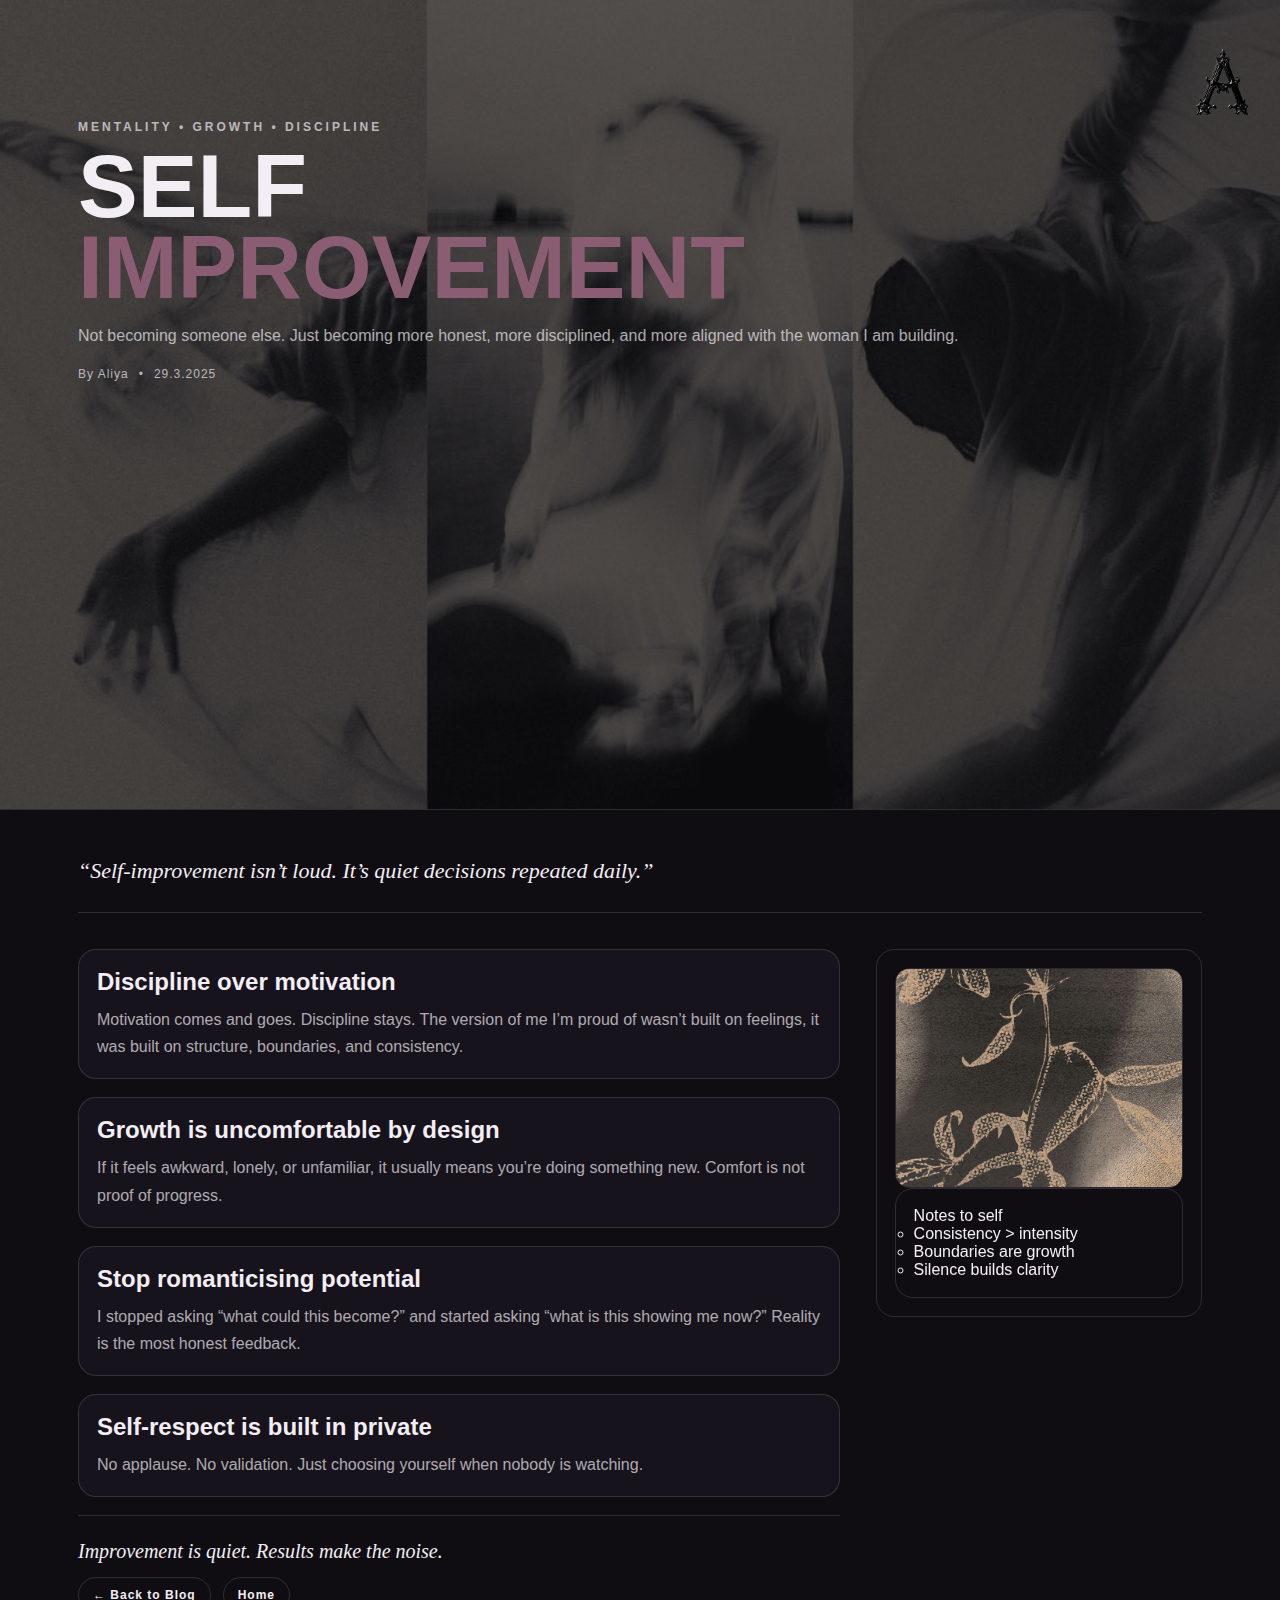
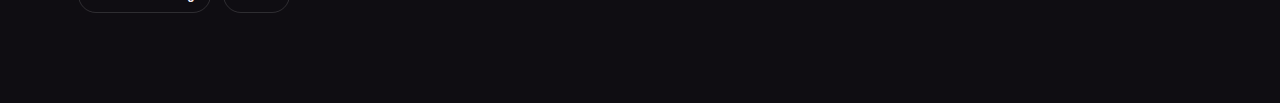
<file: aliya-blog-home-updated/post-self-improvement.html>
<!DOCTYPE html>
<html lang="en">
<head>
  <meta charset="UTF-8" />
  <meta name="viewport" content="width=device-width, initial-scale=1.0"/>
  <title>Self Improvement — Aliya</title>
  <link rel="stylesheet" href="post-self-improvement.css"/>
</head>

<body class="post-body">

  <!-- spinning A -->
  <a class="top-logo" href="index.html" aria-label="Home">
    <img src="assets/logo-a.png" alt="A logo">
  </a>

  <!-- HERO -->
  <header class="hero">
    <img class="hero-media" src="assets/posts/self-improvement-hero.jpg" alt="Self improvement">

    <div class="hero-overlay"></div>

    <div class="hero-inner">
      <div class="kicker reveal delay-1">MENTALITY • GROWTH • DISCIPLINE</div>

      <h1 class="post-title reveal delay-2">
        SELF<br><span>IMPROVEMENT</span>
      </h1>

      <p class="subtitle reveal delay-3">
        Not becoming someone else.  
        Just becoming more honest, more disciplined, and more aligned
        with the woman I am building.
      </p>

      <div class="meta reveal delay-4">
        <span>By Aliya</span>
        <span class="dot">•</span>
        <span>29.3.2025</span>
        
      </div>
    </div>
  </header>

  <!-- CONTENT -->
  <main class="wrap">

    <section class="strip reveal">
      <p class="strip-quote">
        “Self-improvement isn’t loud.  
        It’s quiet decisions repeated daily.”
      </p>
    </section>

    <section class="layout">

      <!-- LEFT -->
      <section class="stack">

        <article class="block reveal">
          <h2 class="h2">Discipline over motivation</h2>
          <p>
            Motivation comes and goes. Discipline stays.
            The version of me I’m proud of wasn’t built on feelings,
            it was built on structure, boundaries, and consistency.
          </p>
        </article>

        <article class="block reveal">
          <h2 class="h2">Growth is uncomfortable by design</h2>
          <p>
            If it feels awkward, lonely, or unfamiliar,
            it usually means you’re doing something new.
            Comfort is not proof of progress.
          </p>
        </article>

        <article class="block reveal">
          <h2 class="h2">Stop romanticising potential</h2>
          <p>
            I stopped asking “what could this become?”
            and started asking “what is this showing me now?”
            Reality is the most honest feedback.
          </p>
        </article>

        <article class="block reveal">
          <h2 class="h2">Self-respect is built in private</h2>
          <p>
            No applause. No validation.
            Just choosing yourself when nobody is watching.
          </p>
        </article>

        <section class="end reveal">
          <p class="end-line">
            Improvement is quiet.  
            Results make the noise.
          </p>

          <div class="end-actions">
            <a class="nav-btn" href="blog.html">← Back to Blog</a>
            <a class="nav-btn" href="index.html">Home</a>
          </div>
        </section>

      </section>

      <!-- RIGHT -->
		
		<aside class="side">
  <div class="side-card">
    <img class="side-img" src="assets/posts/self-improvement-side.jpg" alt="">
    <ul class="side-list">
   
     
        <div class="side-card reveal delay-2">
          <div class="side-label">Notes to self</div>
			
			

          <ul class="side-list">
            <li>Consistency > intensity</li>
            <li>Boundaries are growth</li>
            <li>Silence builds clarity</li>
          </ul>
        </div>
      </aside>

    </section>
  </main>

</body>
</html>
</file>
<file: aliya-blog-home-updated/blog.css>
@charset "utf-8";

:root{
  --ink:#0b0b0b;
  --paper:#f4f1ea;
}

*{margin:0; padding:0; box-sizing:border-box;}
html,body{height:100%;}

.blog-body{
  font-family: Arial, Helvetica, sans-serif;
  color: var(--ink);

  /* ✅ background gambar */
  background: url("assets/blog-bg.jpg") center / cover no-repeat fixed;
}

/* optional overlay supaya text/pic naik */
.blog-body::before{
  content:"";
  position:fixed;
  inset:0;
  background: rgba(0,0,0,.10);
  z-index:-1;
}

/* top-right logo A (3D slow like home/about) */
.top-logo{
  position: fixed;
  top: 26px;
  right: 26px;
  z-index: 50;
  width: 56px;
  height: 56px;
  display:grid;
  place-items:center;

  perspective: 900px;              /* ✅ 3D */
}

.top-logo img{
  width: 100%;
  height: 100%;
  object-fit: contain;
  display:block;

  transform-style: preserve-3d;    /* ✅ 3D */
  transform-origin: center;
  animation: spin3d 10s ease-in-out infinite;  /* ✅ slow & smooth */
  will-change: transform;

  filter: drop-shadow(0 10px 18px rgba(0,0,0,.35));
}

/* same keyframes as home/about style */
@keyframes spin3d{
  0%   { transform: rotateY(0deg) rotateX(8deg); }
  50%  { transform: rotateY(180deg) rotateX(8deg); }
  100% { transform: rotateY(360deg) rotateX(8deg); }
}

/* page container */
.blog-wrap{
  width: min(1200px, 92vw);
  margin: 0 auto;
  padding: 46px 0 70px;
}

/* title */
.blog-header{
  padding-top: 10px;
  padding-bottom: 18px;
}
.blog-title{
  font-size: 92px;
  font-weight: 900;
  letter-spacing: 1px;
  text-transform: uppercase;
}

/* grid */
.blog-grid{
  display:grid;
  grid-template-columns: repeat(3, 1fr);
  gap: 18px;

  /* ✅ buat rasa "orang kena scroll" */
  margin-top: 8px;
  padding-bottom: 30px;
}

/* card */
.card{
  display:block;
  border-radius: 10px;
  overflow:hidden;
  background: rgba(255,255,255,.25);
  border: 2px solid rgba(255,255,255,.25);
  box-shadow: 0 18px 45px rgba(0,0,0,.25);
  transition: transform .2s ease, box-shadow .2s ease;
}
.card:hover{
  transform: translateY(-6px);
  box-shadow: 0 26px 60px rgba(0,0,0,.32);
}
.card img{
  width:100%;
  height: 340px;            /* ✅ top row size */
  object-fit: cover;        /* auto crop */
  display:block;
}

/* bottom row left */
.blog-grid .card:nth-child(4) img{
  height: 320px;
}

/* bottom row right span 2 */
.card-wide{
  grid-column: span 2;
}
.card-wide img{
  height: 320px;
}

/* footer button */
.blog-footer{
  margin-top: 10px;
}
.back-home{
  display:inline-block;
  padding: 12px 18px;
  border-radius: 12px;
  text-decoration:none;
  font-weight: 900;
  letter-spacing: 1px;

  color: var(--ink);
  background: rgba(255,255,255,.7);
  border: 2px solid rgba(0,0,0,.35);
  transition: transform .2s ease, background .2s ease;
}
.back-home:hover{
  transform: translateY(-4px);
  background: rgba(255,255,255,.92);
}

/* responsive */
@media (max-width: 900px){
  .blog-title{ font-size: 64px; }

  .blog-grid{
    grid-template-columns: 1fr;
  }
  .card img,
  .blog-grid .card:nth-child(4) img,
  .card-wide img{
    height: 300px;
  }
  .card-wide{
    grid-column: auto;
  }
}
</file>
<file: aliya-blog-home-updated/contact.css>
@charset "utf-8";

/* ======================
   RED EDITORIAL CONTACT
   Dark red background
====================== */

:root{
  --bg: #1a0508;          /* dark red background (deep) */
  --panel: rgba(0,0,0,.18);

  --ink: #f5f2ef;         /* main text (warm off-white) */
  --muted: rgba(245,242,239,.72);

  --accent: #ffb3b6;      /* soft pink-red highlight (classy) */
  --accent-2: #941b1c;    /* your red */
  --accent-3: #4c050c;    /* your deep red */

  --line: rgba(245,242,239,.16);
  --radius: 18px;
}

/* RESET */
*{margin:0;padding:0;box-sizing:border-box}
html,body{height:100%}

.contact-body{
  font-family: Arial, Helvetica, sans-serif;
  background: var(--bg);
  color: var(--ink);
}

/* LOGO */
.top-logo{
  position: fixed;
  top: 26px;
  right: 26px;
  width: 60px;
  height: 60px;
  z-index: 50;
}
.top-logo img{
  width:100%;
  height:100%;
  animation: spin 6s linear infinite;
  filter: drop-shadow(0 10px 18px rgba(0,0,0,.35));
}
@keyframes spin{
  from{transform:rotateY(0deg)}
  to{transform:rotateY(360deg)}
}

/* LAYOUT */
.contact-wrap{
  max-width: 1200px;
  margin: 0 auto;
  padding: 110px 28px 80px;
  display: grid;
  grid-template-columns: 1fr 1fr;
  gap: 60px;
}

/* LEFT */
.kicker{
  font-size: 12px;
  letter-spacing: 3px;
  color: var(--muted);
  margin-bottom: 16px;
  text-transform: uppercase;
}

.title{
  font-size: clamp(56px, 6vw, 96px);
  font-weight: 900;
  line-height: .95;
  margin-bottom: 18px;
}
.title span{
  color: #C5D2F8
}

.intro{
  max-width: 450px;
  font-size: 15px;
  line-height: 1.7;
  color: var(--muted);
  margin-bottom: 26px;
}

/* VIDEO VISUAL */
.contact-visual{
  position: relative;
  width: 260px;
  border-radius: 14px;
  overflow: hidden;
  border: 1px solid var(--line);
  background: rgba(0,0,0,.2);
  box-shadow: 0 18px 40px rgba(0,0,0,.25);
}

.visual-video{
  width: 100%;
  height: 100%;
  display: block;
  object-fit: cover;
  aspect-ratio: 2 / 2; /* biar nampak macam “card” */
  filter: contrast(1.05) saturate(.95);
}

/* tag kecil atas video */
.visual-tag{
  position:absolute;
  left: 10px;
  top: 10px;
  padding: 8px 10px;
  border-radius: 999px;
  font-size: 11px;
  letter-spacing: 2px;
  text-transform: uppercase;
  font-weight: 900;
  color: rgba(245,242,239,.9);
  background: rgba(0,0,0,.35);
  border: 1px solid rgba(245,242,239,.18);
}

.contact-meta{
  margin-top: 20px;
  font-size: 13px;
  color: var(--muted);
}
.contact-meta a{
  display: inline-block;
  margin-top: 6px;
  color: var(--accent);
  text-decoration: none;
  font-weight: 900;
  letter-spacing: 1px;
}
.contact-meta a:hover{
  text-decoration: underline;
  text-decoration-thickness: 2px;
  text-underline-offset: 4px;
}

/* RIGHT */
.contact-right{
  display: flex;
  flex-direction: column;
}

.contact-form{
  display: grid;
  gap: 16px;
}

.field input,
.field textarea{
  width:100%;
  background: rgba(0,0,0,.18);
  border: 1px solid var(--line);
  padding: 14px 16px;
  border-radius: 14px;
  color: var(--ink);
  font-size: 14px;
  outline: none;
}

.field input::placeholder,
.field textarea::placeholder{
  color: rgba(245,242,239,.45);
}

.field input:focus,
.field textarea:focus{
  border-color: rgba(255,179,182,.75);
}

.field.two{
  display: grid;
  grid-template-columns: 1fr 1fr;
  gap: 14px;
}

/* BUTTON */
.submit-btn{
  margin-top: 10px;
  padding: 14px;
  border-radius: 999px;
  border: 1px solid rgba(255,179,182,.85);
  background: transparent;
  color: var(--ink);
  font-weight: 900;
  letter-spacing: 2px;
  cursor: pointer;
  transition: transform .2s ease, background .2s ease;
}
.submit-btn:hover{
  background: rgba(255,179,182,.14);
  transform: translateY(-2px);
}

/* LINKS */
.back-links{
  margin-top: 28px;
  display: flex;
  gap: 18px;
}
.back-links a{
  font-size: 12px;
  letter-spacing: 2px;
  text-transform: uppercase;
  color: rgba(245,242,239,.75);
  text-decoration: none;
  position: relative;
}
.back-links a::after{
  content:"";
  position:absolute;
  left:0;
  bottom:-4px;
  width:100%;
  height:2px;
  background: var(--accent);
  transform: scaleX(0);
  transform-origin: left;
  transition: transform .2s ease;
}
.back-links a:hover::after{
  transform: scaleX(1);
}

/* RESPONSIVE */
@media (max-width: 900px){
  .contact-wrap{
    grid-template-columns: 1fr;
    gap: 40px;
  }
  .contact-visual{ width: min(320px, 100%); }
}
</file>
<file: aliya-blog-home-updated/post-10pieces.css>
@charset "utf-8";

/* =========================
   MOGA-ish brutal editorial
   Marron theme (no gradients)
========================= */
:root{
  --bg: #0f0c0b;
  --panel: #14100f;
  --ink: #f2eee8;
  --muted: rgba(242,238,232,.72);

  --marron: #7b2e2a;
  --marron2: #a0443e;

  --line: rgba(242,238,232,.14);

  --radius: 18px;
  --max: 1180px;
}

/* RESET */
*{margin:0;padding:0;box-sizing:border-box}
html,body{height:100%}

.post-body{
  font-family: Arial, Helvetica, sans-serif;
  background: var(--bg);
  color: var(--ink);
  overflow-x: hidden;
}

/* ================= TOP LOGO (spin A) ================= */
.top-logo{
  position: fixed;
  top: 26px;
  right: 26px;
  z-index: 80;
  width: 64px;
  height: 64px;
  display: grid;
  place-items: center;
  perspective: 900px;
  text-decoration: none;
}
.top-logo img{
  width: 100%;
  height: 100%;
  object-fit: contain;
  transform-style: preserve-3d;
  animation: spinA 6s linear infinite;
  filter: drop-shadow(0 10px 18px rgba(0,0,0,.35));
}
@keyframes spinA{
  from{ transform: rotateY(0deg) rotateX(10deg); }
  to{ transform: rotateY(360deg) rotateX(10deg); }
}

/* ================= HERO ================= */
.hero{
  position: relative;
  min-height: 88vh;
  overflow: hidden;
  border-bottom: 1px solid var(--line);
}

.hero-media{
  position: absolute;
  inset: 0;
  width: 100%;
  height: 100%;
  object-fit: cover;
  filter: contrast(1.05) saturate(.9);
  transform: scale(1.02);
}

.hero-overlay{
  position: absolute;
  inset: 0;
  /* no gradient: solid overlay */
  background: rgba(15,12,11,.72);
}

.hero-inner{
  position: relative;
  z-index: 2;
  max-width: var(--max);
  margin: 0 auto;
  padding: 120px 28px 70px;
}

.kicker{
  font-size: 12px;
  letter-spacing: 3px;
  font-weight: 900;
  color: var(--muted);
  text-transform: uppercase;
  margin-bottom: 14px;
}

/* ✅ FIX UTAMA: style untuk post-title (bukan .title) */
.post-title{
  font-size: clamp(56px, 6.8vw, 120px);
  line-height: .88;
  letter-spacing: -1px;
  font-weight: 900;
  text-transform: uppercase;
  color: var(--ink);
}

/* ✅ “10” maroon + sama besar (tak shrink) */
.post-title .accent{
  color: var(--marron);
  font-size: 1em;          /* same size as title */
  letter-spacing: .02em;
}

/* subtitle & meta */
.subtitle{
  margin-top: 14px;
  max-width: 920px;
  font-size: 16px;
  line-height: 1.6;
  color: rgba(242,238,232,.86);
}

.meta{
  margin-top: 18px;
  display: inline-flex;
  flex-wrap: wrap;
  gap: 10px;
  align-items: center;
  font-size: 12px;
  letter-spacing: 1px;
  color: var(--muted);
  text-transform: uppercase;
}
.meta .dot{opacity:.7}

/* ================= WRAP ================= */
.wrap{
  max-width: var(--max);
  margin: 0 auto;
  padding: 44px 28px 90px;
}

/* intro strip */
.strip{
  padding: 18px 0 26px;
  border-bottom: 1px solid var(--line);
  display: grid;
  gap: 10px;
}
.strip-quote{
  font-family: Georgia, serif;
  font-style: italic;
  font-size: 22px;
  line-height: 1.35;
  color: rgba(242,238,232,.92);
}
.strip-note{
  font-size: 12px;
  letter-spacing: 2px;
  text-transform: uppercase;
  color: var(--muted);
}

/* ================= LAYOUT ================= */
.layout{
  display: grid;
  grid-template-columns: 1.4fr .6fr;
  gap: 36px;
  padding-top: 28px;
  align-items: start;
}

/* LEFT stack */
.stack{
  display: grid;
  gap: 18px;
}

/* advice blocks */
.advice{
  background: var(--panel);
  border: 1px solid var(--line);
  border-radius: var(--radius);
  padding: 18px 18px 16px;
}

.no{
  font-weight: 900;
  letter-spacing: 3px;
  font-size: 12px;
  color: rgba(242,238,232,.75);
}

.h2{
  margin-top: 10px;
  font-size: 26px;
  line-height: 1.1;
  font-weight: 900;
  letter-spacing: -0.5px;
}

.p{
  margin-top: 10px;
  color: rgba(242,238,232,.82);
  line-height: 1.7;
  font-size: 15px;
}

.rule{
  margin-top: 16px;
  height: 2px;
  background: rgba(242,238,232,.08);
  position: relative;
  overflow: hidden;
}

/* micro motion: bar “passes” on hover */
.rule::after{
  content:"";
  position:absolute;
  left:-40%;
  top:0;
  height:100%;
  width:40%;
  background: var(--marron);
  opacity: .55;
  transform: skewX(-20deg);
  transition: left .35s ease;
}
.advice:hover .rule::after{
  left: 110%;
}

/* ================= RIGHT side ================= */
.side{
  position: sticky;
  top: 110px;
}

.side-card{
  border: 1px solid var(--line);
  border-radius: var(--radius);
  padding: 18px 18px 22px;
  background: transparent;
}

.side-label{
  font-size: 12px;
  letter-spacing: 3px;
  text-transform: uppercase;
  font-weight: 900;
  color: rgba(242,238,232,.8);
  margin-bottom: 12px;
}

.side-img{
  width: 100%;
  height: 220px;
  object-fit: cover;
  border-radius: 14px;
  border: 1px solid rgba(242,238,232,.10);
  display: block;
  margin-bottom: 16px;
  opacity: .9;
  filter: contrast(1.05) saturate(.9);
}

.side-list{
  list-style: none;
  display: grid;
  gap: 10px;
  color: rgba(242,238,232,.82);
  font-size: 14px;
  line-height: 1.5;
  padding: 0;
  margin: 0;
}
.side-list li{
  padding-left: 12px;
  position: relative;
}
.side-list li::before{
  content:"";
  position:absolute;
  left:0;
  top:.55em;
  width: 6px;
  height: 6px;
  background: var(--marron2);
}

/* ================= END CTA ================= */
.end{
  margin-top: 18px;
  padding: 22px 0 0;
  border-top: 1px solid var(--line);
}
.end-line{
  font-family: Georgia, serif;
  font-style: italic;
  font-size: 20px;
  color: rgba(242,238,232,.9);
}
.end-actions{
  margin-top: 14px;
  display: flex;
  gap: 12px;
  flex-wrap: wrap;
}

/* ✅ button pop-up hover (bawah je) */
.nav-btn{
  position: relative;
  display: inline-flex;
  align-items: center;
  gap: 8px;

  text-decoration: none;
  color: var(--ink);
  font-weight: 900;
  letter-spacing: 1px;
  font-size: 12px;
  text-transform: uppercase;

  padding: 10px 12px;
  border-radius: 999px;
  border: 1px solid var(--line);
  background: transparent;

  transition: transform .18s ease, border-color .18s ease, box-shadow .18s ease;
}

.nav-btn::after{
  content:"";
  position:absolute;
  left: 12px;
  right: 12px;
  bottom: 8px;
  height: 2px;
  background: var(--marron2);
  transform: scaleX(0);
  transform-origin: left;
  transition: transform .22s ease;
  opacity: .9;
}

.nav-btn:hover{
  transform: translateY(-4px);
  border-color: rgba(242,238,232,.28);
  box-shadow: 0 14px 30px rgba(0,0,0,.28);
}
.nav-btn:hover::after{
  transform: scaleX(1);
}
.nav-btn:focus-visible{
  outline: 2px solid rgba(160,68,62,.9);
  outline-offset: 3px;
}

/* ================= ANIMATION ================= */
.reveal{
  opacity: 0;
  transform: translateY(10px);
  animation: in .55s ease forwards;
}
.delay-1{ animation-delay: .08s; }
.delay-2{ animation-delay: .16s; }
.delay-3{ animation-delay: .24s; }

@keyframes in{
  to{ opacity: 1; transform: translateY(0); }
}

@media (prefers-reduced-motion: reduce){
  .reveal{ animation: none; opacity: 1; transform: none; }
  .advice:hover .rule::after{ left: -40%; }
}

/* ================= RESPONSIVE ================= */
@media (max-width: 980px){
  .layout{
    grid-template-columns: 1fr;
    gap: 18px;
  }
  .side{ position: relative; top: auto; }
  .hero-inner{ padding-top: 120px; }
}

@media (max-width: 520px){
  .top-logo{ right: 14px; top: 14px; }
  .hero-inner{ padding: 110px 14px 60px; }
  .wrap{ padding: 36px 14px 80px; }
  .h2{ font-size: 22px; }
  .side-img{ height: 200px; }
}
</file>
<file: aliya-blog-home-updated/post-accept.css>
@charset "utf-8";

/* =========================
   DARK OLIVE / SAGE EDITORIAL
   No foil, no gradients
========================= */
:root{
  --bg: #0d0f0d;            /* deep green-black */
  --panel: #111411;         /* slightly lifted */
  --ink: #eef1ec;           /* warm off-white */
  --muted: rgba(238,241,236,.72);

  --accent: #7f8f7a;        /* sage olive */
  --accent2: #6e7f69;       /* deeper sage */
  --line: rgba(238,241,236,.14);

  --radius: 18px;
  --max: 1180px;
}

/* RESET */
*{margin:0;padding:0;box-sizing:border-box}
html,body{height:100%}

.post-body{
  font-family: Arial, Helvetica, sans-serif;
  background: var(--bg);
  color: var(--ink);
  overflow-x: hidden;
}

/* ================= TOP LOGO (spin A) ================= */
.top-logo{
  position: fixed;
  top: 26px;
  right: 26px;
  z-index: 80;
  width: 64px;
  height: 64px;
  display: grid;
  place-items: center;
  perspective: 900px;
  text-decoration: none;
}
.top-logo img{
  width: 100%;
  height: 100%;
  object-fit: contain;
  transform-style: preserve-3d;
  animation: spinA 6s linear infinite;
  filter: drop-shadow(0 10px 18px rgba(0,0,0,.35));
}
@keyframes spinA{
  from{ transform: rotateY(0deg) rotateX(10deg); }
  to{ transform: rotateY(360deg) rotateX(10deg); }
}

/* ================= HERO ================= */
.hero{
  position: relative;
  min-height: 88vh;
  overflow: hidden;
  border-bottom: 1px solid var(--line);
}

.hero-media{
  position: absolute;
  inset: 0;
  width: 100%;
  height: 100%;
  object-fit: cover;
  filter: contrast(1.05) saturate(.92);
  transform: scale(1.02);
}

.hero-overlay{
  position: absolute;
  inset: 0;
  /* solid overlay (no gradient) */
  background: rgba(13,15,13,.74);
}

.hero-inner{
  position: relative;
  z-index: 2;
  max-width: var(--max);
  margin: 0 auto;
  padding: 120px 28px 70px;
}

.kicker{
  font-size: 12px;
  letter-spacing: 3px;
  font-weight: 900;
  color: var(--muted);
  text-transform: uppercase;
  margin-bottom: 14px;
}

.post-title{
  font-size: clamp(56px, 7vw, 120px);
  line-height: .88;
  letter-spacing: -1px;
  font-weight: 900;
  text-transform: uppercase;
  color: var(--ink);
}

.post-title span{
  color: var(--accent);
}

.subtitle{
  margin-top: 14px;
  max-width: 760px;
  font-size: 16px;
  line-height: 1.6;
  color: rgba(238,241,236,.86);
}

.meta{
  margin-top: 18px;
  display: inline-flex;
  flex-wrap: wrap;
  gap: 10px;
  align-items: center;
  font-size: 12px;
  letter-spacing: 1px;
  color: var(--muted);
  text-transform: uppercase;
}
.meta .dot{opacity:.7}

/* ================= WRAP ================= */
.wrap{
  max-width: var(--max);
  margin: 0 auto;
  padding: 44px 28px 90px;
}

/* intro strip */
.strip{
  padding: 18px 0 26px;
  border-bottom: 1px solid var(--line);
  display: grid;
  gap: 10px;
}
.strip-quote{
  font-family: Georgia, serif;
  font-style: italic;
  font-size: 22px;
  line-height: 1.35;
  color: rgba(238,241,236,.92);
}
.strip-note{
  font-size: 12px;
  letter-spacing: 2px;
  text-transform: uppercase;
  color: var(--muted);
}

/* ================= LAYOUT ================= */
.layout{
  display: grid;
  grid-template-columns: 1.35fr .65fr;
  gap: 36px;
  padding-top: 28px;
  align-items: start;
}

/* STORY */
.story{
  display: grid;
  gap: 18px;
}

.block{
  background: var(--panel);
  border: 1px solid var(--line);
  border-radius: var(--radius);
  padding: 18px 18px 16px;
}

.h2{
  font-size: 20px;
  letter-spacing: 1px;
  font-weight: 900;
  text-transform: uppercase;
  margin-bottom: 10px;
  color: rgba(238,241,236,.92);
}

.p{
  margin-top: 10px;
  color: rgba(238,241,236,.82);
  line-height: 1.75;
  font-size: 15.5px;
}

.em{
  color: rgba(238,241,236,.95);
  font-weight: 900;
}

.pull{
  margin-top: 14px;
  padding: 14px 14px;
  border-radius: 14px;
  border: 1px dashed rgba(238,241,236,.22);
  background: rgba(127,143,122,.08);
}
.pull p{
  margin:0;
  font-family: Georgia, serif;
  font-style: italic;
  font-size: 17px;
  line-height: 1.5;
  color: rgba(238,241,236,.92);
}

/* END CTA */
.end{
  margin-top: 6px;
  padding: 18px 0 0;
  border-top: 1px solid var(--line);
  background: transparent;
}
.end-line{
  font-family: Georgia, serif;
  font-style: italic;
  font-size: 20px;
  color: rgba(238,241,236,.92);
}
.end-actions{
  margin-top: 14px;
  display: flex;
  gap: 12px;
  flex-wrap: wrap;
}

/* NAV BUTTONS */
.nav-btn{
  position: relative;
  display: inline-flex;
  align-items: center;
  gap: 8px;

  text-decoration: none;
  color: var(--ink);
  font-weight: 900;
  letter-spacing: 1px;
  font-size: 12px;
  text-transform: uppercase;

  padding: 10px 12px;
  border-radius: 999px;
  border: 1px solid var(--line);
  background: transparent;

  transition: transform .18s ease, border-color .18s ease;
}

.nav-btn::after{
  content:"";
  position:absolute;
  left: 12px;
  right: 12px;
  bottom: 8px;
  height: 2px;
  background: var(--accent2);
  transform: scaleX(0);
  transform-origin: left;
  transition: transform .22s ease;
  opacity: .9;
}

.nav-btn:hover{
  transform: translateY(-3px);
  border-color: rgba(238,241,236,.28);
}
.nav-btn:hover::after{
  transform: scaleX(1);
}

/* ================= RIGHT SIDE ================= */
.side{
  position: sticky;
  top: 110px;
}

.side-card{
  border: 1px solid var(--line);
  border-radius: var(--radius);
  padding: 18px 18px 22px;
  background: transparent;
}

.side-label{
  font-size: 12px;
  letter-spacing: 3px;
  text-transform: uppercase;
  font-weight: 900;
  color: rgba(238,241,236,.8);
  margin-bottom: 12px;
}

.side-img{
  width: 100%;
  height: 220px;
  object-fit: cover;
  border-radius: 14px;
  border: 1px solid rgba(238,241,236,.10);
  display: block;
  margin-bottom: 16px;
  opacity: .92;
  filter: contrast(1.05) saturate(.92);
}

.side-list{
  list-style: none;
  display: grid;
  gap: 10px;
  color: rgba(238,241,236,.82);
  font-size: 14px;
  line-height: 1.5;
  padding: 0;
  margin: 0;
}
.side-list li{
  padding-left: 12px;
  position: relative;
}
.side-list li::before{
  content:"";
  position:absolute;
  left:0;
  top:.55em;
  width: 6px;
  height: 6px;
  background: var(--accent);
}

/* chips */
.side-mini{
  margin-top: 14px;
  display: flex;
  gap: 8px;
  flex-wrap: wrap;
}
.chip{
  font-size: 11px;
  letter-spacing: 2px;
  text-transform: uppercase;
  padding: 8px 10px;
  border-radius: 999px;
  border: 1px solid rgba(238,241,236,.16);
  color: rgba(238,241,236,.75);
}

/* ================= ANIMATION ================= */
.reveal{
  opacity: 0;
  transform: translateY(10px);
  animation: in .55s ease forwards;
}
.delay-1{ animation-delay: .08s; }
.delay-2{ animation-delay: .16s; }
.delay-3{ animation-delay: .24s; }

@keyframes in{
  to{ opacity: 1; transform: translateY(0); }
}

@media (prefers-reduced-motion: reduce){
  .reveal{ animation: none; opacity: 1; transform: none; }
}

/* ================= RESPONSIVE ================= */
@media (max-width: 980px){
  .layout{
    grid-template-columns: 1fr;
    gap: 18px;
  }
  .side{ position: relative; top: auto; }
  .hero-inner{ padding-top: 120px; }
}

@media (max-width: 520px){
  .top-logo{ right: 14px; top: 14px; }
  .hero-inner{ padding: 110px 14px 60px; }
  .wrap{ padding: 36px 14px 80px; }
  .block{ padding: 16px 14px; }
  .p{ font-size: 15px; }
  .side-img{ height: 200px; }
}
</file>
<file: aliya-blog-home-updated/post-choose-yourself.css>
@charset "utf-8";

/* =========================
   CHOOSE YOURSELF
   Dark editorial (no gradients)
   Theme: #94B1C8 + #4C050C
========================= */
:root{
  --bg:#07090c;
  --panel:#0b0f14;
  --ink:#f3f5f7;
  --muted: rgba(243,245,247,.72);

  --main:#94B1C8;      /* main */
  --accent:#4C050C;    /* secondary */

  --line: rgba(148,177,200,.18);
  --radius:18px;
  --max:1180px;
}

/* RESET */
*{margin:0;padding:0;box-sizing:border-box}
html,body{height:100%}

.post-body{
  font-family: Arial, Helvetica, sans-serif;
  background: var(--bg);
  color: var(--ink);
  overflow-x: hidden;
}

/* subtle texture (no gradients): noise-ish + faint bloom */
.post-body::before{
  content:"";
  position: fixed;
  inset: 0;
  pointer-events:none;
  background:
    radial-gradient(circle at 18% 10%, rgba(148,177,200,.10), transparent 45%),
    radial-gradient(circle at 82% 22%, rgba(148,177,200,.06), transparent 55%);
  opacity: .55;
}
.post-body::after{
  content:"";
  position: fixed;
  inset: 0;
  pointer-events:none;
  background-image:
    url("data:image/svg+xml,%3Csvg xmlns='http://www.w3.org/2000/svg' width='180' height='180'%3E%3Cfilter id='n'%3E%3CfeTurbulence type='fractalNoise' baseFrequency='.9' numOctaves='2' stitchTiles='stitch'/%3E%3C/filter%3E%3Crect width='180' height='180' filter='url(%23n)' opacity='.18'/%3E%3C/svg%3E");
  opacity: .10;
  mix-blend-mode: overlay;
}

/* ================= TOP LOGO ================= */
.top-logo{
  position: fixed;
  top: 26px;
  right: 26px;
  z-index: 80;
  width: 64px;
  height: 64px;
  display: grid;
  place-items: center;
  perspective: 900px;
  text-decoration: none;
}
.top-logo img{
  width: 100%;
  height: 100%;
  object-fit: contain;
  transform-style: preserve-3d;
  animation: spinA 6s linear infinite;
  filter: drop-shadow(0 10px 18px rgba(0,0,0,.35));
}
@keyframes spinA{
  from{ transform: rotateY(0deg) rotateX(10deg); }
  to{ transform: rotateY(360deg) rotateX(10deg); }
}

/* ================= HERO ================= */
.hero{
  position: relative;
  min-height: 88vh;
  overflow: hidden;
  border-bottom: 1px solid var(--line);
}

.hero-media{
  position:absolute;
  inset:0;
  width:100%;
  height:100%;
  object-fit: cover;
  filter: contrast(1.05) saturate(.85) brightness(.62);
  transform: scale(1.02);
}

.hero-overlay{
  position:absolute;
  inset:0;
  background: rgba(7,9,12,.78); /* solid overlay - no gradient */
}

.hero-inner{
  position: relative;
  z-index: 2;
  max-width: var(--max);
  margin: 0 auto;
  padding: 120px 28px 70px;
}

.kicker{
  font-size: 12px;
  letter-spacing: 3px;
  font-weight: 900;
  color: rgba(148,177,200,.75);
  text-transform: uppercase;
  margin-bottom: 14px;
}

.post-title{
  margin:0;
  font-size: clamp(64px, 7vw, 132px);
  font-weight: 900;
  line-height: .88;
  letter-spacing: -1px;
  text-transform: uppercase;
  color: var(--ink);
  text-shadow: 0 22px 55px rgba(0,0,0,.55);
}
.post-title .accent{
  color: var(--main);
  text-shadow: 0 18px 40px rgba(148,177,200,.12);
}

.subtitle{
  margin-top: 16px;
  max-width: 820px;
  font-size: 16px;
  line-height: 1.65;
  color: rgba(243,245,247,.82);
  border-left: 2px solid rgba(76,5,12,.65);
  padding-left: 14px;
}

.meta{
  margin-top: 18px;
  display:flex;
  gap: 10px;
  align-items:center;
  color: rgba(148,177,200,.65);
  font-size: 12px;
  letter-spacing: 2px;
  text-transform: uppercase;
}
.meta .dot{opacity:.7}

/* ================= WRAP ================= */
.wrap{
  max-width: var(--max);
  margin: 0 auto;
  padding: 44px 28px 90px;
}

/* strip */
.strip{
  padding: 18px 0 26px;
  border-bottom: 1px solid var(--line);
  display: grid;
  gap: 10px;
}
.strip-quote{
  font-family: Georgia, serif;
  font-style: italic;
  font-size: 22px;
  line-height: 1.35;
  color: rgba(243,245,247,.92);
}
.strip-note{
  font-size: 12px;
  letter-spacing: 2px;
  text-transform: uppercase;
  color: var(--muted);
}


/* ================= LAYOUT ================= */
.layout{
  display: grid;
  grid-template-columns: 1.35fr .65fr;
  gap: 36px;
  padding-top: 28px;
  align-items: start;
}

.stack{
  display: grid;
  gap: 18px;
}

/* main card */
.card{
  background: rgba(11,15,20,.88);
  border: 1px solid var(--line);
  border-radius: var(--radius);
  padding: 18px 18px 16px;
}

.card-top{
  display:flex;
  justify-content: space-between;
  align-items:center;
  margin-bottom: 10px;
}

.tag{
  font-size: 11px;
  letter-spacing: 3px;
  text-transform: uppercase;
  font-weight: 900;
  color: rgba(148,177,200,.85);
}

.h2{
  margin-top: 4px;
  font-size: 26px;
  line-height: 1.15;
  font-weight: 900;
  letter-spacing: -.4px;
}

.p{
  margin-top: 10px;
  color: rgba(243,245,247,.84);
  line-height: 1.7;
  font-size: 15px;
}
.p.soft{
  font-family: Georgia, serif;
  font-style: italic;
  opacity: .85;
}

/* pull quote */
.pull{
  margin: 16px 0;
  padding: 14px 14px;
  border-radius: 14px;
  border: 1px dashed rgba(148,177,200,.22);
  background: rgba(148,177,200,.06);
}
.pull p{
  margin:0;
  font-family: Georgia, serif;
  font-style: italic;
  font-size: 18px;
  color: rgba(243,245,247,.92);
}

/* rule micro motion */
.rule{
  margin-top: 16px;
  height: 2px;
  background: rgba(148,177,200,.10);
  position: relative;
  overflow: hidden;
}
.rule::after{
  content:"";
  position:absolute;
  left:-40%;
  top:0;
  height:100%;
  width:40%;
  background: var(--accent);
  opacity: .7;
  transform: skewX(-20deg);
  transition: left .35s ease;
}
.card:hover .rule::after{
  left: 110%;
}

/* mini grid */
.mini-grid{
  margin-top: 16px;
  display:grid;
  grid-template-columns: repeat(3, 1fr);
  gap: 12px;
}
.mini{
  border-radius: 14px;
  border: 1px solid rgba(148,177,200,.14);
  background: rgba(148,177,200,.04);
  padding: 12px 12px;
}
.mini-title{
  font-size: 11px;
  letter-spacing: 3px;
  text-transform: uppercase;
  font-weight: 900;
  color: rgba(148,177,200,.85);
  margin-bottom: 6px;
}
.mini p{
  margin:0;
  font-size: 14px;
  color: rgba(243,245,247,.86);
}

/* list */
.list{
  margin-top: 12px;
  padding-left: 18px;
  line-height: 1.7;
  color: rgba(243,245,247,.84);
}
.list li{ margin-bottom: 8px; }

/* ================= SIDE ================= */
.side{
  position: sticky;
  top: 110px;
}

.side-card{
  border: 1px solid var(--line);
  border-radius: var(--radius);
  padding: 16px;
  background: rgba(11,15,20,.45);
}

.side-label{
  font-size: 12px;
  letter-spacing: 3px;
  text-transform: uppercase;
  font-weight: 900;
  color: rgba(148,177,200,.85);
  margin-bottom: 12px;
}

.side-img{
  width: 100%;
  height: 220px;
  object-fit: cover;
  border-radius: 14px;
  border: 1px solid rgba(148,177,200,.14);
  display: block;
  margin-bottom: 12px;
  filter: contrast(1.05) saturate(.9) brightness(.9);
}

.side-list{
  list-style: none;
  display: grid;
  gap: 10px;
  color: rgba(243,245,247,.84);
  font-size: 14px;
  line-height: 1.5;
  padding: 0;
  margin: 0;
}
.side-list li{
  padding-left: 12px;
  position: relative;
}
.side-list li::before{
  content:"";
  position:absolute;
  left:0;
  top:.55em;
  width: 6px;
  height: 6px;
  background: var(--accent);
}

/* ================= END ================= */
.end{
  margin-top: 18px;
  padding: 22px 0 0;
  border-top: 1px solid var(--line);
}
.end-line{
  font-family: Georgia, serif;
  font-style: italic;
  font-size: 20px;
  color: rgba(243,245,247,.9);
}
.end-actions{
  margin-top: 14px;
  display: flex;
  gap: 12px;
  flex-wrap: wrap;
}

/* nav buttons “pop up” on hover */
.nav-btn{
  position: relative;
  display:inline-flex;
  align-items:center;
  gap:8px;
  padding: 10px 12px;
  border-radius: 999px;
  border: 1px solid rgba(148,177,200,.22);
  color: var(--ink);
  text-decoration:none;
  font-weight:900;
  letter-spacing: 1px;
  font-size: 12px;
  text-transform: uppercase;
  background: transparent;
  transition: transform .18s ease, border-color .18s ease, box-shadow .18s ease;
}
.nav-btn::after{
  content:"";
  position:absolute;
  left:12px; right:12px;
  bottom:7px;
  height:2px;
  background: var(--accent);
  transform: scaleX(0);
  transform-origin:left;
  transition: transform .22s ease;
}
.nav-btn:hover{
  transform: translateY(-4px);
  border-color: rgba(148,177,200,.45);
  box-shadow: 0 18px 30px rgba(0,0,0,.25);
}
.nav-btn:hover::after{ transform: scaleX(1); }

/* ================= ANIMATION ================= */
.reveal{
  opacity: 0;
  transform: translateY(10px);
  animation: in .55s ease forwards;
}
.delay-1{ animation-delay: .08s; }
.delay-2{ animation-delay: .16s; }
.delay-3{ animation-delay: .24s; }

@keyframes in{
  to{ opacity: 1; transform: translateY(0); }
}
@media (prefers-reduced-motion: reduce){
  .reveal{ animation: none; opacity: 1; transform: none; }
  .card:hover .rule::after{ left: -40%; }
}

/* ================= RESPONSIVE ================= */
@media (max-width: 980px){
  .layout{
    grid-template-columns: 1fr;
    gap: 18px;
  }
  .side{ position: relative; top: auto; }
  .mini-grid{ grid-template-columns: 1fr; }
  .hero-inner{ padding-top: 120px; }
}

@media (max-width: 520px){
  .top-logo{ right: 14px; top: 14px; }
  .hero-inner{ padding: 110px 14px 60px; }
  .wrap{ padding: 36px 14px 80px; }
  .h2{ font-size: 22px; }
  .side-img{ height: 200px; }
}
</file>
<file: aliya-blog-home-updated/post-choosing-peace.css>
:root{
  --bg:#050b14;
  --bg2:#0a1524;
  --line:#1b2a44;

  --ink:#eaf0ff;
  --muted:#9fb3d9;

  --accent:#6f92ff;
  --accent2:#8fb2ff;
}

*{margin:0;padding:0;box-sizing:border-box}
html,body{height:100%}

.post-body{
  font-family: Arial, Helvetica, sans-serif;
  background: var(--bg);
  color: var(--ink);
  overflow-x:hidden;
}

/* TOP LOGO */
.top-logo{
  position:fixed;
  top:26px;
  right:26px;
  width:64px;
  height:64px;
  z-index:999;
  display:grid;
  place-items:center;
  perspective:900px;
}
.top-logo img{
  width:100%;
  height:100%;
  object-fit:contain;
  transform-style:preserve-3d;
  animation: spinA 6s linear infinite;
}
@keyframes spinA{
  from{transform:rotateY(0deg) rotateX(10deg)}
  to{transform:rotateY(360deg) rotateX(10deg)}
}

/* HERO */
.post-hero{
  position:relative;
  min-height:100vh;
  overflow:hidden;
  border-bottom:1px solid var(--line);
}

.hero-bg{
  position:absolute;
  inset:0;
  width:100%;
  height:100%;
  object-fit:cover;
  filter:saturate(1.15) contrast(1.08);
  transform:scale(1.03);
}

.hero-overlay{
  position:absolute;
  inset:0;
  background:rgba(5,11,20,.80);
}

.hero-grid{
  position:absolute;
  inset:0;
  background-image:
    linear-gradient(rgba(255,255,255,.06) 1px, transparent 1px),
    linear-gradient(90deg, rgba(255,255,255,.06) 1px, transparent 1px);
  background-size: 60px 60px;
  opacity:.12;
  pointer-events:none;
}

.hero-inner{
  position:relative;
  z-index:2;
  max-width:1400px;
  margin:0 auto;
  height:100%;
  display:flex;
  flex-direction:column;
  justify-content:flex-end;
  padding:90px 70px;
}

.hero-kicker{
  color:var(--muted);
  letter-spacing:3px;
  font-weight:900;
  font-size:12px;
  margin-bottom:16px;
}

.hero-title{
  font-size:clamp(72px, 8vw, 150px);
  font-weight:900;
  letter-spacing:3px;
  line-height:.85;
}
.hero-title span{ color:var(--accent); }

.hero-subtitle{
  margin-top:14px;
  color:var(--muted);
  font-size:18px;
  max-width:520px;
}

.hero-meta{
  margin-top:16px;
  display:flex;
  gap:10px;
  color:rgba(159,179,217,.9);
  font-size:12px;
  letter-spacing:1px;
  align-items:center;
}
.hero-meta .dot{opacity:.7}

/* WRAP */
.wrap{
  position:relative;
  max-width:1200px;
  margin:0 auto;
  padding:90px 60px 120px;
}

/* LEFT VERTICAL RAIL (looks “designed”) */
.rail{
  position:absolute;
  left:-54px;
  top:90px;
  bottom:90px;
  width:40px;
  pointer-events:none;
  opacity:.9;
}
.rail-text{
  position:sticky;
  top:140px;
  writing-mode:vertical-rl;
  text-orientation:mixed;
  letter-spacing:6px;
  font-weight:900;
  font-size:12px;
  color:rgba(111,146,255,.8);
}

/* LAYOUT */
.layout{
  display:grid;
  grid-template-columns:1.3fr .7fr;
  gap:60px;
  align-items:start;
}

/* CARDS */
.card{
  background:rgba(10,21,36,.75);
  border:1px solid var(--line);
  box-shadow: 0 18px 45px rgba(0,0,0,.35);
}

/* STORY */
.story{
  padding:28px 28px;
  border-left:4px solid var(--accent);
}

.h2{
  font-size:14px;
  letter-spacing:3px;
  font-weight:900;
  text-transform:uppercase;
  color:var(--ink);
  margin-bottom:14px;
}

.story p{
  color:var(--muted);
  font-size:16.5px;
  line-height:1.95;
  margin-bottom:16px;
}

.story .soft{
  color:var(--ink);
  font-style:italic;
  opacity:.9;
}

.pull{
  margin:22px 0;
  padding:18px 18px;
  border:1px solid rgba(111,146,255,.45);
  background:rgba(5,11,20,.35);
}
.pull p{
  margin:0;
  color:var(--ink);
  font-family: Georgia, serif;
  font-style:italic;
  font-size:19px;
  line-height:1.5;
}

.divider{
  margin:24px 0;
  height:1px;
  background:var(--line);
}

.list{
  margin-top:10px;
  padding-left:18px;
  color:var(--muted);
  line-height:1.9;
}

/* SIDE */
.side{
  position:sticky;
  top:120px;
  display:flex;
  flex-direction:column;
  gap:18px;
}

.media{
  padding:14px;
}
.media img{
  width:100%;
  height:340px;
  object-fit:cover;
  display:block;
  border:1px solid var(--line);
}

.media-cap{
  display:flex;
  gap:10px;
  margin-top:12px;
  flex-wrap:wrap;
}
.tag{
  font-size:11px;
  letter-spacing:2px;
  text-transform:uppercase;
  color:rgba(234,240,255,.85);
  border:1px solid rgba(111,146,255,.35);
  padding:7px 10px;
  background:rgba(5,11,20,.35);
}

.note{
  padding:18px;
}
.note-title{
  font-size:12px;
  letter-spacing:3px;
  font-weight:900;
  text-transform:uppercase;
  color:rgba(234,240,255,.95);
  margin-bottom:10px;
}
.note p{
  color:var(--muted);
  font-size:14px;
  line-height:1.8;
  margin-bottom:8px;
}

/* BUTTONS (hover pop up) */
.actions{
  display:flex;
  gap:12px;
  flex-wrap:wrap;
}

.actions.center{
  justify-content:center;
}

.btn{
  display:inline-block;
  padding:12px 16px;
  border:1px solid rgba(111,146,255,.45);
  background:rgba(10,21,36,.8);
  color:var(--ink);
  text-decoration:none;
  font-weight:900;
  letter-spacing:1px;
  font-size:12px;

  cursor:pointer;
  transform:translateY(0);
  transition: transform .18s ease, box-shadow .18s ease, border-color .18s ease, background .18s ease;
}

.btn:hover{
  transform: translateY(-4px);
  box-shadow: 0 16px 32px rgba(0,0,0,.40);
  border-color: rgba(143,178,255,.85);
  background: rgba(10,21,36,.95);
}

.btn:active{
  transform: translateY(-2px);
}

.btn.ghost{
  background:transparent;
}

/* END */
.end{
  margin-top:90px;
  padding-top:50px;
  border-top:1px solid var(--line);
  text-align:center;
}

.end-quote{
  font-family: Georgia, serif;
  font-style: italic;
  font-size:26px;
  color:var(--ink);
  margin-bottom:18px;
}

/* RESPONSIVE */
@media(max-width:1000px){
  .hero-inner{padding:70px 18px}
  .wrap{padding:70px 18px 100px}
  .layout{grid-template-columns:1fr}
  .side{position:relative;top:auto}
  .rail{display:none}
}
@media(max-width:520px){
  .hero-title{font-size:58px}
  .media img{height:280px}
}:root{
  --bg:#050b14;
  --bg2:#0a1524;
  --line:#1b2a44;

  --ink:#eaf0ff;
  --muted:#9fb3d9;

  --accent:#6f92ff;
  --accent2:#8fb2ff;
}

*{margin:0;padding:0;box-sizing:border-box}
html,body{height:100%}

.post-body{
  font-family: Arial, Helvetica, sans-serif;
  background: var(--bg);
  color: var(--ink);
  overflow-x:hidden;
}

/* TOP LOGO */
.top-logo{
  position:fixed;
  top:26px;
  right:26px;
  width:64px;
  height:64px;
  z-index:999;
  display:grid;
  place-items:center;
  perspective:900px;
}
.top-logo img{
  width:100%;
  height:100%;
  object-fit:contain;
  transform-style:preserve-3d;
  animation: spinA 6s linear infinite;
}
@keyframes spinA{
  from{transform:rotateY(0deg) rotateX(10deg)}
  to{transform:rotateY(360deg) rotateX(10deg)}
}

/* HERO */
.post-hero{
  position:relative;
  min-height:100vh;
  overflow:hidden;
  border-bottom:1px solid var(--line);
}

.hero-bg{
  position:absolute;
  inset:0;
  width:100%;
  height:100%;
  object-fit:cover;
  filter:saturate(1.15) contrast(1.08);
  transform:scale(1.03);
}

.hero-overlay{
  position:absolute;
  inset:0;
  background:rgba(5,11,20,.80);
}

.hero-grid{
  position:absolute;
  inset:0;
  background-image:
    linear-gradient(rgba(255,255,255,.06) 1px, transparent 1px),
    linear-gradient(90deg, rgba(255,255,255,.06) 1px, transparent 1px);
  background-size: 60px 60px;
  opacity:.12;
  pointer-events:none;
}

.hero-inner{
  position:relative;
  z-index:2;
  max-width:1400px;
  margin:0 auto;
  height:100%;
  display:flex;
  flex-direction:column;
  justify-content:flex-end;
  padding:90px 70px;
}

.hero-kicker{
  color:var(--muted);
  letter-spacing:3px;
  font-weight:900;
  font-size:12px;
  margin-bottom:16px;
}

.hero-title{
  font-size:clamp(72px, 8vw, 150px);
  font-weight:900;
  letter-spacing:3px;
  line-height:.85;
}
.hero-title span{ color:var(--accent); }

.hero-subtitle{
  margin-top:14px;
  color:var(--muted);
  font-size:18px;
  max-width:520px;
}

.hero-meta{
  margin-top:16px;
  display:flex;
  gap:10px;
  color:rgba(159,179,217,.9);
  font-size:12px;
  letter-spacing:1px;
  align-items:center;
}
.hero-meta .dot{opacity:.7}

/* WRAP */
.wrap{
  position:relative;
  max-width:1200px;
  margin:0 auto;
  padding:90px 60px 120px;
}

/* LEFT VERTICAL RAIL (looks “designed”) */
.rail{
  position:absolute;
  left:-54px;
  top:90px;
  bottom:90px;
  width:40px;
  pointer-events:none;
  opacity:.9;
}
.rail-text{
  position:sticky;
  top:140px;
  writing-mode:vertical-rl;
  text-orientation:mixed;
  letter-spacing:6px;
  font-weight:900;
  font-size:12px;
  color:rgba(111,146,255,.8);
}

/* LAYOUT */
.layout{
  display:grid;
  grid-template-columns:1.3fr .7fr;
  gap:60px;
  align-items:start;
}

/* CARDS */
.card{
  background:rgba(10,21,36,.75);
  border:1px solid var(--line);
  box-shadow: 0 18px 45px rgba(0,0,0,.35);
}

/* STORY */
.story{
  padding:28px 28px;
  border-left:4px solid var(--accent);
}

.h2{
  font-size:14px;
  letter-spacing:3px;
  font-weight:900;
  text-transform:uppercase;
  color:var(--ink);
  margin-bottom:14px;
}

.story p{
  color:var(--muted);
  font-size:16.5px;
  line-height:1.95;
  margin-bottom:16px;
}

.story .soft{
  color:var(--ink);
  font-style:italic;
  opacity:.9;
}

.pull{
  margin:22px 0;
  padding:18px 18px;
  border:1px solid rgba(111,146,255,.45);
  background:rgba(5,11,20,.35);
}
.pull p{
  margin:0;
  color:var(--ink);
  font-family: Georgia, serif;
  font-style:italic;
  font-size:19px;
  line-height:1.5;
}

.divider{
  margin:24px 0;
  height:1px;
  background:var(--line);
}

.list{
  margin-top:10px;
  padding-left:18px;
  color:var(--muted);
  line-height:1.9;
}

/* SIDE */
.side{
  position:sticky;
  top:120px;
  display:flex;
  flex-direction:column;
  gap:18px;
}

.media{
  padding:14px;
}
.media img{
  width:100%;
  height:340px;
  object-fit:cover;
  display:block;
  border:1px solid var(--line);
}

.media-cap{
  display:flex;
  gap:10px;
  margin-top:12px;
  flex-wrap:wrap;
}
.tag{
  font-size:11px;
  letter-spacing:2px;
  text-transform:uppercase;
  color:rgba(234,240,255,.85);
  border:1px solid rgba(111,146,255,.35);
  padding:7px 10px;
  background:rgba(5,11,20,.35);
}

.note{
  padding:18px;
}
.note-title{
  font-size:12px;
  letter-spacing:3px;
  font-weight:900;
  text-transform:uppercase;
  color:rgba(234,240,255,.95);
  margin-bottom:10px;
}
.note p{
  color:var(--muted);
  font-size:14px;
  line-height:1.8;
  margin-bottom:8px;
}

/* BUTTONS (hover pop up) */
.actions{
  display:flex;
  gap:12px;
  flex-wrap:wrap;
}

.actions.center{
  justify-content:center;
}

.btn{
  display:inline-block;
  padding:12px 16px;
  border:1px solid rgba(111,146,255,.45);
  background:rgba(10,21,36,.8);
  color:var(--ink);
  text-decoration:none;
  font-weight:900;
  letter-spacing:1px;
  font-size:12px;

  cursor:pointer;
  transform:translateY(0);
  transition: transform .18s ease, box-shadow .18s ease, border-color .18s ease, background .18s ease;
}

.btn:hover{
  transform: translateY(-4px);
  box-shadow: 0 16px 32px rgba(0,0,0,.40);
  border-color: rgba(143,178,255,.85);
  background: rgba(10,21,36,.95);
}

.btn:active{
  transform: translateY(-2px);
}

.btn.ghost{
  background:transparent;
}

/* END */
.end{
  margin-top:90px;
  padding-top:50px;
  border-top:1px solid var(--line);
  text-align:center;
}

.end-quote{
  font-family: Georgia, serif;
  font-style: italic;
  font-size:26px;
  color:var(--ink);
  margin-bottom:18px;
}

/* RESPONSIVE */
@media(max-width:1000px){
  .hero-inner{padding:70px 18px}
  .wrap{padding:70px 18px 100px}
  .layout{grid-template-columns:1fr}
  .side{position:relative;top:auto}
  .rail{display:none}
}
@media(max-width:520px){
  .hero-title{font-size:58px}
  .media img{height:280px}
}:root{
  --bg:#050b14;
  --bg2:#0a1524;
  --line:#1b2a44;

  --ink:#eaf0ff;
  --muted:#9fb3d9;

  --accent:#6f92ff;
  --accent2:#8fb2ff;
}

*{margin:0;padding:0;box-sizing:border-box}
html,body{height:100%}

.post-body{
  font-family: Arial, Helvetica, sans-serif;
  background: var(--bg);
  color: var(--ink);
  overflow-x:hidden;
}

/* TOP LOGO */
.top-logo{
  position:fixed;
  top:26px;
  right:26px;
  width:64px;
  height:64px;
  z-index:999;
  display:grid;
  place-items:center;
  perspective:900px;
}
.top-logo img{
  width:100%;
  height:100%;
  object-fit:contain;
  transform-style:preserve-3d;
  animation: spinA 6s linear infinite;
}
@keyframes spinA{
  from{transform:rotateY(0deg) rotateX(10deg)}
  to{transform:rotateY(360deg) rotateX(10deg)}
}

/* HERO */
.post-hero{
  position:relative;
  min-height:100vh;
  overflow:hidden;
  border-bottom:1px solid var(--line);
}

.hero-bg{
  position:absolute;
  inset:0;
  width:100%;
  height:100%;
  object-fit:cover;
  filter:saturate(1.15) contrast(1.08);
  transform:scale(1.03);
}

.hero-overlay{
  position:absolute;
  inset:0;
  background:rgba(5,11,20,.80);
}

.hero-grid{
  position:absolute;
  inset:0;
  background-image:
    linear-gradient(rgba(255,255,255,.06) 1px, transparent 1px),
    linear-gradient(90deg, rgba(255,255,255,.06) 1px, transparent 1px);
  background-size: 60px 60px;
  opacity:.12;
  pointer-events:none;
}

.hero-inner{
  position:relative;
  z-index:2;
  max-width:1400px;
  margin:0 auto;
  height:100%;
  display:flex;
  flex-direction:column;
  justify-content:flex-end;
  padding:90px 70px;
}

.hero-kicker{
  color:var(--muted);
  letter-spacing:3px;
  font-weight:900;
  font-size:12px;
  margin-bottom:16px;
}

.hero-title{
  font-size:clamp(72px, 8vw, 150px);
  font-weight:900;
  letter-spacing:3px;
  line-height:.85;
}
.hero-title span{ color:var(--accent); }

.hero-subtitle{
  margin-top:14px;
  color:var(--muted);
  font-size:18px;
  max-width:520px;
}

.hero-meta{
  margin-top:16px;
  display:flex;
  gap:10px;
  color:rgba(159,179,217,.9);
  font-size:12px;
  letter-spacing:1px;
  align-items:center;
}
.hero-meta .dot{opacity:.7}

/* WRAP */
.wrap{
  position:relative;
  max-width:1200px;
  margin:0 auto;
  padding:90px 60px 120px;
}

/* LEFT VERTICAL RAIL (looks “designed”) */
.rail{
  position:absolute;
  left:-54px;
  top:90px;
  bottom:90px;
  width:40px;
  pointer-events:none;
  opacity:.9;
}
.rail-text{
  position:sticky;
  top:140px;
  writing-mode:vertical-rl;
  text-orientation:mixed;
  letter-spacing:6px;
  font-weight:900;
  font-size:12px;
  color:rgba(111,146,255,.8);
}

/* LAYOUT */
.layout{
  display:grid;
  grid-template-columns:1.3fr .7fr;
  gap:60px;
  align-items:start;
}

/* CARDS */
.card{
  background:rgba(10,21,36,.75);
  border:1px solid var(--line);
  box-shadow: 0 18px 45px rgba(0,0,0,.35);
}

/* STORY */
.story{
  padding:28px 28px;
  border-left:4px solid var(--accent);
}

.h2{
  font-size:14px;
  letter-spacing:3px;
  font-weight:900;
  text-transform:uppercase;
  color:var(--ink);
  margin-bottom:14px;
}

.story p{
  color:var(--muted);
  font-size:16.5px;
  line-height:1.95;
  margin-bottom:16px;
}

.story .soft{
  color:var(--ink);
  font-style:italic;
  opacity:.9;
}

.pull{
  margin:22px 0;
  padding:18px 18px;
  border:1px solid rgba(111,146,255,.45);
  background:rgba(5,11,20,.35);
}
.pull p{
  margin:0;
  color:var(--ink);
  font-family: Georgia, serif;
  font-style:italic;
  font-size:19px;
  line-height:1.5;
}

.divider{
  margin:24px 0;
  height:1px;
  background:var(--line);
}

.list{
  margin-top:10px;
  padding-left:18px;
  color:var(--muted);
  line-height:1.9;
}

/* SIDE */
.side{
  position:sticky;
  top:120px;
  display:flex;
  flex-direction:column;
  gap:18px;
}

.media{
  padding:14px;
}
.media img{
  width:100%;
  height:340px;
  object-fit:cover;
  display:block;
  border:1px solid var(--line);
}

.media-cap{
  display:flex;
  gap:10px;
  margin-top:12px;
  flex-wrap:wrap;
}
.tag{
  font-size:11px;
  letter-spacing:2px;
  text-transform:uppercase;
  color:rgba(234,240,255,.85);
  border:1px solid rgba(111,146,255,.35);
  padding:7px 10px;
  background:rgba(5,11,20,.35);
}

.note{
  padding:18px;
}
.note-title{
  font-size:12px;
  letter-spacing:3px;
  font-weight:900;
  text-transform:uppercase;
  color:rgba(234,240,255,.95);
  margin-bottom:10px;
}
.note p{
  color:var(--muted);
  font-size:14px;
  line-height:1.8;
  margin-bottom:8px;
}

/* BUTTONS (hover pop up) */
.actions{
  display:flex;
  gap:12px;
  flex-wrap:wrap;
}

.actions.center{
  justify-content:center;
}

.btn{
  display:inline-block;
  padding:12px 16px;
  border:1px solid rgba(111,146,255,.45);
  background:rgba(10,21,36,.8);
  color:var(--ink);
  text-decoration:none;
  font-weight:900;
  letter-spacing:1px;
  font-size:12px;

  cursor:pointer;
  transform:translateY(0);
  transition: transform .18s ease, box-shadow .18s ease, border-color .18s ease, background .18s ease;
}

.btn:hover{
  transform: translateY(-4px);
  box-shadow: 0 16px 32px rgba(0,0,0,.40);
  border-color: rgba(143,178,255,.85);
  background: rgba(10,21,36,.95);
}

.btn:active{
  transform: translateY(-2px);
}

.btn.ghost{
  background:transparent;
}

/* END */
.end{
  margin-top:90px;
  padding-top:50px;
  border-top:1px solid var(--line);
  text-align:center;
}

.end-quote{
  font-family: Georgia, serif;
  font-style: italic;
  font-size:26px;
  color:var(--ink);
  margin-bottom:18px;
}

/* RESPONSIVE */
@media(max-width:1000px){
  .hero-inner{padding:70px 18px}
  .wrap{padding:70px 18px 100px}
  .layout{grid-template-columns:1fr}
  .side{position:relative;top:auto}
  .rail{display:none}
}
@media(max-width:520px){
  .hero-title{font-size:58px}
  .media img{height:280px}
}/* =====================
   COLOR SYSTEM
===================== */
:root{
  --bg:#050b14;
  --bg-2:#0a1626;
  --ink:#eaf0ff;
  --muted:#9fb3d9;
  --accent:#6f92ff;
  --line:#1e2b42;
}

/* RESET */
*{margin:0;padding:0;box-sizing:border-box}
html,body{height:100%}

/* BODY */
body{
  font-family: Arial, Helvetica, sans-serif;
  background: var(--bg);
  color: var(--ink);
  overflow-x:hidden;
}

/* TOP LOGO */
.top-logo{
  position:fixed;
  top:26px;
  right:26px;
  width:64px;
  height:64px;
  z-index:100;
  perspective:900px;
}
.top-logo img{
  width:100%;
  height:100%;
  object-fit:contain;
  transform-style:preserve-3d;
  animation: spinA 6s linear infinite;
}
@keyframes spinA{
  from{transform:rotateY(0deg) rotateX(10deg)}
  to{transform:rotateY(360deg) rotateX(10deg)}
}

/* HERO */
.post-hero{
  position:relative;
  min-height:100vh;
  border-bottom:1px solid var(--line);
}

.post-hero-bg{
  position:absolute;
  inset:0;
  width:100%;
  height:100%;
  object-fit:cover;
  filter:saturate(1.15) contrast(1.1);
}

.post-hero::after{
  content:"";
  position:absolute;
  inset:0;
  background:rgba(5,11,20,.82);
}

.post-hero-inner{
  position:relative;
  z-index:2;
  height:100%;
  display:flex;
  flex-direction:column;
  justify-content:flex-end;
  padding:90px;
  max-width:1400px;
  margin:auto;
}

.post-kicker{
  font-size:12px;
  letter-spacing:3px;
  font-weight:900;
  color:var(--muted);
  margin-bottom:14px;
}

.post-title{
  font-size:clamp(72px,8vw,140px);
  font-weight:900;
  letter-spacing:3px;
  line-height:.85;
}

.post-title span{
  color:var(--accent);
}

.post-subtitle{
  margin-top:14px;
  font-size:18px;
  color:var(--muted);
  max-width:420px;
}

/* WRAP */
.post-wrap{
  max-width:1200px;
  margin:auto;
  padding:90px 60px 120px;
}

/* EDITORIAL */
.editorial{
  display:grid;
  grid-template-columns:1.3fr .7fr;
  gap:70px;
}

/* STORY */
.story{
  padding-left:26px;
  border-left:4px solid var(--accent);
}

.story p{
  font-size:16.5px;
  line-height:2;
  color:var(--muted);
  margin-bottom:18px;
}

.story .soft{
  font-style:italic;
  color:var(--ink);
}

/* PULL QUOTE */
.pull-quote{
  margin:30px 0;
  padding-left:22px;
  border-left:5px solid var(--accent);
  font-family: Georgia, serif;
  font-style:italic;
  font-size:20px;
  color:var(--ink);
}

/* SIDE */
.side{
  position:sticky;
  top:120px;
  display:flex;
  flex-direction:column;
  gap:20px;
}

.side-block{
  background:var(--bg-2);
  border:1px solid var(--line);
  padding:18px;
}

.side-block img{
  width:100%;
  height:360px;
  object-fit:cover;
  display:block;
}

.side-block.note p{
  font-size:14px;
  line-height:1.8;
  color:var(--muted);
}

/* LINKS */
.side-links{
  display:flex;
  gap:12px;
}
.side-links a{
  padding:10px 14px;
  border:1px solid var(--line);
  font-weight:900;
  font-size:12px;
  letter-spacing:1px;
}

/* END */
.end{
  margin-top:140px;
  padding-top:60px;
  border-top:1px solid var(--line);
  text-align:center;
}

.end-quote{
  font-family: Georgia, serif;
  font-style:italic;
  font-size:26px;
}

/* RESPONSIVE */
@media(max-width:1000px){
  .post-hero-inner{padding:60px 20px}
  .post-wrap{padding:70px 18px}
  .editorial{grid-template-columns:1fr}
  .side{position:relative;top:auto}
}
</file>
<file: aliya-blog-home-updated/post-self-improvement.css>
@charset "utf-8";

/* =========================
   FEMININE DARK — PLUM
========================= */
:root{
  --bg:#0f0d12;
  --panel:#17131c;
  --ink:#f3eef4;
  --muted:rgba(243,238,244,.7);

  --plum:#8b5d73;
  --plum-dark:#5e3b4c;

  --line:rgba(243,238,244,.14);
  --radius:18px;
  --max:1180px;
}

/* RESET */
*{margin:0;padding:0;box-sizing:border-box}
html,body{height:100%}

.post-body{
  background:var(--bg);
  color:var(--ink);
  font-family:Arial, Helvetica, sans-serif;
  overflow-x:hidden;
}

/* LOGO */
.top-logo{
  position:fixed;
  top:26px;
  right:26px;
  width:64px;
  height:64px;
  z-index:50;
  display:grid;
  place-items:center;
  perspective:900px;
}
.top-logo img{
  width:100%;
  animation:spinA 6s linear infinite;
}
@keyframes spinA{
  from{transform:rotateY(0deg)}
  to{transform:rotateY(360deg)}
}

/* HERO */
.hero{
  position:relative;
  min-height:90vh;
  border-bottom:1px solid var(--line);
}
.hero-media{
  position:absolute;
  inset:0;
  width:100%;
  height:100%;
  object-fit:cover;
  filter:saturate(.9) contrast(1.05);
}
.hero-overlay{
  position:absolute;
  inset:0;
  background:rgba(15,13,18,.68);
}
.hero-inner{
  position:relative;
  max-width:var(--max);
  margin:0 auto;
  padding:120px 28px 80px;
}

.kicker{
  font-size:12px;
  letter-spacing:3px;
  color:var(--muted);
  font-weight:900;
}

.post-title{
  margin-top:12px;
  font-size:clamp(56px,7vw,120px);
  font-weight:900;
  line-height:.9;
}
.post-title span{
  color:var(--plum);
}

.subtitle{
  margin-top:16px;
  max-width:900px;
  line-height:1.6;
  color:var(--muted);
}

.meta{
  margin-top:18px;
  font-size:12px;
  letter-spacing:1px;
  color:var(--muted);
  display:flex;
  gap:10px;
}

/* WRAP */
.wrap{
  max-width:var(--max);
  margin:0 auto;
  padding:48px 28px 90px;
}

/* STRIP */
.strip{
  border-bottom:1px solid var(--line);
  padding-bottom:28px;
}
.strip-quote{
  font-family:Georgia, serif;
  font-style:italic;
  font-size:22px;
}

/* LAYOUT */
.layout{
  display:grid;
  grid-template-columns:1.4fr .6fr;
  gap:36px;
  padding-top:36px;
}

/* LEFT */
.stack{
  display:grid;
  gap:18px;
}
.block{
  background:var(--panel);
  border:1px solid var(--line);
  border-radius:var(--radius);
  padding:18px;
}
.h2{
  font-size:24px;
  font-weight:900;
}
.block p{
  margin-top:10px;
  color:var(--muted);
  line-height:1.7;
}

/* END */
.end{
  border-top:1px solid var(--line);
  padding-top:24px;
}
.end-line{
  font-family:Georgia, serif;
  font-style:italic;
  font-size:20px;
}
.end-actions{
  margin-top:14px;
  display:flex;
  gap:12px;
}

/* BUTTON */
.nav-btn{
  text-decoration:none;
  color:var(--ink);
  font-weight:900;
  font-size:12px;
  letter-spacing:1px;
  padding:10px 14px;
  border:1px solid var(--line);
  border-radius:999px;
  position:relative;
  transition:.2s;
}
.nav-btn::after{
  content:"";
  position:absolute;
  left:14px;
  right:14px;
  bottom:6px;
  height:2px;
  background:var(--plum);
  transform:scaleX(0);
  transform-origin:left;
  transition:.2s;
}
.nav-btn:hover{
  transform:translateY(-3px);
}
.nav-btn:hover::after{
  transform:scaleX(1);
}

/* SIDE */
.side{
  position:sticky;
  top:110px;
}
.side-card{
  border:1px solid var(--line);
  border-radius:var(--radius);
  padding:18px;
/* CSS Document */

	.side{
  position: sticky;
  top: 110px;
}

.side-img{
  display: block;
  width: 100%;
  height: 220px;
  object-fit: cover;
  border-radius: 14px;
  border: 1px solid rgba(255,255,255,.12);
  opacity: .95;
}
</file>
<file: aliya-blog-home-updated/about.css>
:root{
  --ink:#0b0b0b;
  --pink:#ff86b8;
  --paper:#f4f1ea;
}

/* RESET */
*{margin:0;padding:0;box-sizing:border-box}
html,body{height:100%}

.about-body{
  font-family: Georgia, serif;
  color: var(--ink);
  overflow-x:hidden;
}

/* PAGE */
.about-page{
  min-height:100vh;
  position:relative;
  background:url("assets/about-bg.jpg") center/cover no-repeat;
}

/* overlay */
.about-overlay{
  position:absolute;
  inset:0;
  background:rgba(0,0,0,.12);
  z-index:0;
  pointer-events:none;
}

/* LOGO A */
.top-logo{
  position:fixed;
  top:26px;
  right:26px;
  width:64px;
  height:64px;
  z-index:30;
  display:grid;
  place-items:center;
  perspective:800px;
}
.top-logo img{
  width:100%;
  height:100%;
  object-fit:contain;
  transform-style:preserve-3d;
  animation:spinA 6s linear infinite;
  filter: drop-shadow(0 10px 18px rgba(0,0,0,.25));
}
@keyframes spinA{
  from{transform:rotateY(0deg) rotateX(10deg)}
  to{transform:rotateY(360deg) rotateX(10deg)}
}

/* ================= ABOUT CONTENT ================= */
.about-content{
  position:relative;
  z-index:2;
  padding:70px;
  max-width:1400px;
  margin:0 auto;
}

.about-layout{
  display:grid;
  grid-template-columns:1fr 420px;
  gap:80px;
  align-items:center;
}

/* LEFT */
.about-left{
  display:flex;
  flex-direction:column;
  align-items:flex-start;
}

.about-title{
  font-family:Arial,Helvetica,sans-serif;
  font-weight:900;
  font-size:clamp(72px,7vw,120px);
  line-height:.95;
  color:var(--pink);
  margin-top:-30px;
  margin-bottom:10px;
  text-shadow: 0 10px 30px rgba(0,0,0,.25);
}

.about-sign{
  font-size:70px;
  font-style:italic;
  color:var(--pink);
  margin-bottom:18px;
  text-shadow: 0 10px 30px rgba(0,0,0,.18);
}

/* WINDOW */
.browser-stack{
  position:relative;
  width:min(760px,100%);
}

.win{
  background:rgba(245,245,245,.92);
  border:2px solid rgba(0,0,0,.25);
  border-radius:18px;
  box-shadow:0 24px 45px rgba(0,0,0,.25);
}

.win-1{position:relative;z-index:3}

.win-ghost{
  position:absolute;
  inset:0;
  border-radius:18px;
  background:rgba(245,245,245,.7);
  border:2px solid rgba(0,0,0,.18);
  z-index:1;
}
.win-2{transform:translate(-16px,14px);opacity:.6}
.win-3{transform:translate(-32px,28px);opacity:.4}

.win-top{
  display:flex;
  gap:10px;
  padding:14px 16px 10px;
  align-items:center;
}
.dot{width:10px;height:10px;border-radius:50%}
.red{background:#ff5f57}
.yellow{background:#febc2e}
.green{background:#28c840}
.url{
  font-family: Arial, Helvetica, sans-serif;
  font-size:12px;
  color:rgba(0,0,0,.5);
  margin-left:10px
}

.win-body{
  padding:16px 18px 18px;
  font-family:Arial,Helvetica,sans-serif;
  color:var(--pink);
  font-size:18px;
  line-height:1.55;
  font-weight:700;
}
.win-body p{margin-bottom:14px}
.win-body .muted{opacity:.75;font-style:italic}

/* BACK HOME */
/* BACK HOME (ONE ONLY) */
.back-home{
  position: fixed;
  left: 70px;
  bottom: 40px;
  z-index: 9999;
  pointer-events: auto;

  padding: 12px 18px;
  background: rgba(255,255,255,.85);
  border: 2px solid rgba(0,0,0,.35);
  border-radius: 12px;

  font-family: Arial, Helvetica, sans-serif;
  font-weight: 900;
  text-decoration: none;
  color: #0b0b0b;

  cursor: pointer;
  transition: transform .2s ease, box-shadow .2s ease, background .2s ease;
}
.back-home:hover{
  transform: translateY(-4px);
  box-shadow: 0 18px 30px rgba(0,0,0,.18);
  background: rgba(255,255,255,.95);
}
/* RIGHT POLAROID */
.about-right{
  display:flex;
  justify-content:center;
}
.polaroid{
  width:330px;
  background:rgba(255,255,255,.9);
  padding:16px 16px 30px;
  border-radius:16px;
  border:2px solid rgba(0,0,0,.18);
  box-shadow:0 24px 45px rgba(0,0,0,.25);
  position:relative;
}
.polaroid img{
  width:100%;
  height:420px;
  object-fit:cover;
  border-radius:10px;
  display:block;
}
.polaroid-name{
  position:absolute;
  left:50%;
  bottom:0;
  transform:translate(-50%,55%);
  font-size:56px;
  font-style:italic;
  color:var(--pink);
  text-shadow: 0 10px 22px rgba(0,0,0,.25);
  pointer-events:none;
}


/* ===== ABOUT ME rail (smooth infinite, no jump) ===== */
.about-rail{
  position: fixed;
  right: 0;
  top: 0;
  bottom: 0;
  width: 86px;
  z-index: 12;
  overflow: hidden;
  pointer-events: none;
}

.about-rail-track{
  position: absolute;
  right: 14px;
  top: 0;
  height: 200%;              /* ✅ dua copy */
  display: flex;
  flex-direction: column;
  align-items: flex-end;
  gap: 24px;
  animation: railScroll 10s linear infinite;
  will-change: transform;
}

.about-rail-line{
  writing-mode: vertical-rl;
  text-orientation: mixed;
  white-space: nowrap;

  font-family: Arial, Helvetica, sans-serif;
  font-weight: 900;
  letter-spacing: 5px;
  font-size: 14px;
  color: var(--pink);
  opacity: .95;
  line-height: 1;
}

@keyframes railScroll{
  from{ transform: translateY(0); }
  to{ transform: translateY(-50%); }  /* ✅ move exactly 1 copy height */
}
/* ================= MY STYLE ================= */
.style-section{
  position:relative;
  min-height:100vh;
  padding:170px 70px 90px;   /* rasa next page */
  overflow:hidden;
  z-index:2;
}

.style-marquee{
  position:absolute;
  left:0;
  right:0;
  top:110px;
  z-index:5;
  pointer-events:none;
  overflow:hidden;                 /* ✅ penting untuk smooth */
}

.style-marquee-track{
  display:flex;
  width: max-content;              /* ✅ ikut content */
  gap: 60px;
  white-space: nowrap;

  font-family:Arial,Helvetica,sans-serif;
  font-weight:900;
  letter-spacing:3px;
  font-size:18px;
  color:var(--pink);
  text-shadow:0 10px 30px rgba(0,0,0,.25);

  animation: styleScroll 18s linear infinite;
  will-change: transform;
}

.style-marquee-track > span{
  flex: 0 0 auto;                  /* ✅ jangan shrink */
}

@keyframes styleScroll{
  from{ transform: translateX(0); }
  to{ transform: translateX(-50%); }
}

.style-stage{
  position:relative;
  height:78vh;
  min-height:560px;
  display:grid;
  place-items:center;
}

/* folder */
.style-folder{
  position:relative;
  z-index:20;
  width:min(360px, 48vw);
  filter: drop-shadow(0 22px 40px rgba(0,0,0,.30));
  user-select:none;
 pointer-events:none; }

.style-folder img{width:100%;height:auto;display:block;pointer-events:none; }

/* label bawah folder (melekat) */
.style-folder-label{
  position:absolute;
  left:50%;
  bottom:-30px;
  transform:translateX(-50%);
  z-index:21;
  white-space:nowrap;
display:none !important; 

  font-family:Arial,Helvetica,sans-serif;
  font-weight:900;
  letter-spacing:2px;
  font-size:14px;
  color:var(--pink);
  text-shadow:0 10px 25px rgba(0,0,0,.25);
  pointer-events:none;
}

/* items (besar sikit) */
.style-item{
  position:absolute;
  left:50%;
  top:50%;
  width:140px;
  height:auto;

  transform:translate(-50%,-50%) scale(.9);
  opacity:0;

  filter: drop-shadow(0 18px 28px rgba(0,0,0,.28));
  transition:
    transform 650ms cubic-bezier(.18,.9,.18,1),
    opacity 450ms ease,
    filter 450ms ease;

  will-change: transform, opacity;
  cursor: grab;
  touch-action: none;
  user-select:none;

  z-index:10;
}

.style-item[data-key="bag"],
.style-item[data-key="boots"]{
  width:155px;
}

.style-section.is-active .style-item{opacity:1}

.style-item.is-out{
  opacity:1;
  transform:
    translate(calc(-50% + var(--tx, 0px)), calc(-50% + var(--ty, 0px)))
    rotate(var(--tr, 0deg))
    scale(var(--ts, 1));
}

/* anti glitch drag */
.style-item.dragging{
  transition:none !important;
  cursor:grabbing;
  z-index:40;
}

.style-item:hover{
  filter: drop-shadow(0 24px 38px rgba(0,0,0,.35));
}

/* responsive */




.back-home{
  position: fixed;
  left: 70px;
  bottom: 40px;

  z-index: 9999;
  pointer-events: auto;

  padding: 12px 18px;
  background: rgba(255,255,255,.85);
  border: 2px solid rgba(0,0,0,.35);
  border-radius: 12px;

  font-family: Arial, Helvetica, sans-serif;
  font-weight: 900;
  text-decoration: none;
  color: #0b0b0b;

  cursor: pointer;
  transition: transform .2s ease, box-shadow .2s ease;
}

.back-home:hover{
  transform: translateY(-4px);
  box-shadow: 0 18px 30px rgba(0,0,0,.18);
}

@media (max-width:900px){
  .about-layout{
    grid-template-columns: 1fr 320px;
    gap: 40px;
  }
  .polaroid{ width: 300px; }
  .polaroid img{ height: 380px; }
}
@media (max-width:650px){
  .about-layout{grid-template-columns:1fr}
  .about-content{padding:40px 18px}
  .back-home{left:18px}

  .style-section{padding:160px 18px 70px}
  .style-marquee{top:105px}
  .style-stage{height:72vh;min-height:520px}

  .style-item{width:118px}
  .style-item[data-key="bag"],
  .style-item[data-key="boots"]{width:130px}
}
</file>
